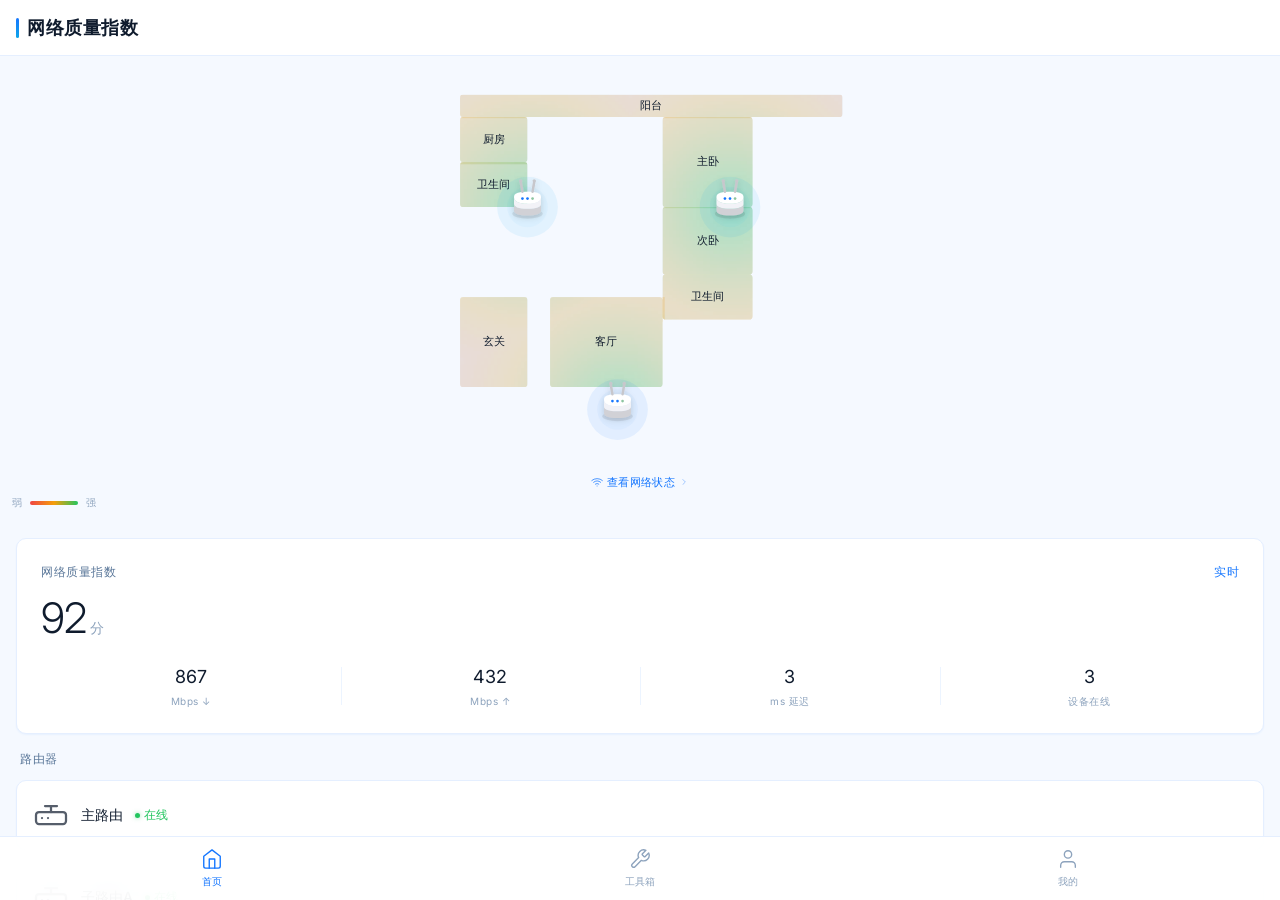
<file: index.html>
<!DOCTYPE html>
<html lang="zh-CN">
<head>
<meta charset="UTF-8">
<meta name="viewport" content="width=device-width, initial-scale=1.0, user-scalable=no, viewport-fit=cover">
<title>网络质量指数</title>
<style>
  @import url('https://fonts.googleapis.com/css2?family=Inter:wght@300;400;500;600&display=swap');
  @import url('shadcn-tokens.css');

  /* Page-specific overrides */
  :root {
    --accent-blue: #0EA5E9;
    --accent-cyan: var(--brand);
    --accent-green: var(--success);
    --accent-orange: var(--warning);
    --accent-red: var(--danger);
    --glow-blue: rgba(14,165,233,0.25);
    --glow-cyan: rgba(22,119,255,0.2);
  }

  body {
    overflow: hidden;
    height: 100vh;
    height: 100dvh;
    width: 100vw;
    position: relative;
  }

  .icon-svg { display:block; }

  /* 顶部导航 */
  /* 主滚动容器 */
  .main-scroll {
    position: fixed;
    inset: 0;
    z-index: 0;
    overflow-y: auto;
    overflow-x: hidden;
    -webkit-overflow-scrolling: touch;
    padding-bottom: var(--tab-height);
    scroll-behavior: smooth;
  }

  .main-scroll::-webkit-scrollbar { display:none; }

  /* 户型图区域 - 固定在背景 */
  .floorplan-section {
    position: fixed;
    top: calc(var(--nav-height) + var(--space-4));
    left: 0;
    right: 0;
    height: 50vh;
    background: transparent;
    overflow: hidden;
    z-index: 3;
    pointer-events: none;
    transition: opacity 0.1s ease-out;
  }

  .floorplan-canvas {
    position: relative;
    width: 100%;
    height: 100%;
  }

  .floorplan-svg {
    width: 100%;
    height: 100%;
    display: block;
  }

  /* 信号热力图图例 - 左下角 */
  .signal-legend {
    position: absolute;
    bottom: var(--space-3);
    left: var(--space-3);
    z-index: 10;
    display: flex;
    align-items: center;
    gap: var(--space-2);
    font-size: 10px;
    color: var(--text-tertiary);
  }

  .legend-bar {
    width: 48px;
    height: 4px;
    border-radius: var(--radius-full);
    background: linear-gradient(90deg, var(--heatmap-weak), var(--heatmap-medium), var(--heatmap-strong));
  }

  .legend-label {
    display: flex;
    align-items: center;
    gap: 3px;
  }

  .wall-line {
    stroke: var(--floorplan-line);
    stroke-width: 1.5;
    fill: none;
    filter: url(#wallGlow);
  }

  .wall-outer {
    stroke: rgba(160,158,154,0.35);
    stroke-width: 2;
    fill: none;
    filter: url(#wallGlow);
  }

  .door-arc {
    stroke: rgba(160,158,154,0.2);
    stroke-width: 1;
    fill: none;
    stroke-dasharray: 3 3;
  }

  .window-line {
    stroke: rgba(22,119,255,0.2);
    stroke-width: 2;
    fill: none;
    stroke-dasharray: 6 4;
  }

  .room-label {
    font-family: 'Inter', sans-serif;
    font-size: 10px;
    font-weight: 400;
    fill: rgba(142,142,147,0.4);
    text-anchor: middle;
    letter-spacing: 1px;
  }

  /* 设备节点 */
  .device-node {
    position: absolute;
    z-index: 10;
    cursor: pointer;
    transition: transform 0.3s cubic-bezier(0.34,1.56,0.64,1);
  }

  .device-node:active { transform: scale(0.92); }

  .device-node .node-core {
    width: var(--btn-height); height: var(--btn-height);
    border-radius: var(--radius);
    background: var(--card);
    border: var(--border);
    display: flex;
    align-items: center;
    justify-content: center;
    position: relative;
    box-shadow: var(--shadow);
    transition: all 0.2s ease;
  }

  .device-node:hover .node-core,
  .device-node.active .node-core {
    border-color: var(--brand-border);
    box-shadow: var(--shadow-hover), 0 0 12px var(--glow-cyan);
  }

  .device-node .node-icon {
    width: var(--icon-sm); height: var(--icon-sm);
    opacity: 0.7;
  }

  .device-node .node-ring {
    position: absolute;
    inset: -4px;
    border-radius: 50%;
    border: 1px solid transparent;
    transition: border-color 0.3s;
  }

  .device-node.active .node-ring {
    border-color: rgba(22,119,255,0.3);
    animation: ring-expand 2s ease-out infinite;
  }

  @keyframes ring-expand {
    0% { inset:-4px; opacity:1; }
    100% { inset:-16px; opacity:0; }
  }

  .device-node .node-label {
    position: absolute;
    top: calc(100% + 6px);
    left: 50%;
    transform: translateX(-50%);
    font-size: 9px;
    font-weight: 400;
    color: var(--text-tertiary);
    white-space: nowrap;
    letter-spacing: 0.3px;
    pointer-events: none;
  }

  .signal-indicator {
    position: absolute;
    top: -2px; right: -2px;
    width: 8px; height: 8px;
    border-radius: 50%;
    border: 1.5px solid var(--bg);
  }

  .signal-good { background: var(--success); box-shadow: 0 0 4px var(--success-muted); }
  .signal-medium { background: var(--warning); box-shadow: 0 0 4px var(--warning-muted); }
  .signal-weak { background: var(--danger); box-shadow: 0 0 4px var(--danger-muted); }

  .traveling-dot {
    fill: var(--accent-cyan);
    filter: url(#dotGlow);
  }

  /* 查看网络状态入口 - 独立固定定位 */
  .view-status-entry {
    position: absolute;
    bottom: 32px;
    left: 50%;
    transform: translateX(-50%);
    z-index: 4;
    pointer-events: auto;
    display: flex;
    align-items: center;
    gap: var(--space-1);
    cursor: pointer;
    transition: all 0.2s ease;
    text-decoration: none;
  }

  .view-status-entry:hover { background: rgba(255,255,255,0.7); }
  .view-status-entry:active { transform: translateX(-50%) scale(0.97); }

  .view-status-entry .entry-icon {
    width: 12px; height: 12px;
    color: var(--accent-cyan);
  }

  .view-status-entry .entry-text {
    font-size: 11px;
    font-weight: 500;
    color: var(--accent-cyan);
    letter-spacing: 0.3px;
  }

  .view-status-entry .entry-arrow {
    width: 10px; height: 10px;
    color: var(--accent-cyan);
    opacity: 0.6;
  }

  /* 下方内容区 - 覆盖在户型图上方 */
  .content-section {
    position: relative;
    z-index: 2;
    padding: 0 var(--space-4);
    margin-top: calc(50vh + var(--nav-height) + var(--space-4));
    background: var(--bg);
    border-radius: var(--radius-lg) var(--radius-lg) 0 0;
    padding-top: var(--space-4);
  }

  /* 网络总览卡片 */
  .overview-card {
    background: var(--card);
    border: var(--border);
    border-radius: var(--radius);
    box-shadow: var(--shadow);
    padding: var(--card-padding);
    margin-bottom: var(--card-gap);
  }

  .overview-header {
    display: flex;
    align-items: center;
    justify-content: space-between;
    margin-bottom: var(--space-4);
  }

  .overview-header .label {
    font-size: var(--text-xs);
    font-weight: 400;
    color: var(--text-secondary);
    letter-spacing: 0.5px;
  }

  .overview-score {
    display: flex;
    align-items: baseline;
    gap: var(--space-1);
    margin-bottom: var(--space-6);
  }

  .overview-score .number {
    font-size: 42px;
    font-weight: 300;
    color: var(--text-primary);
    line-height: 1;
    letter-spacing: -1px;
  }

  .overview-score .unit {
    font-size: var(--text-sm);
    font-weight: 400;
    color: var(--text-tertiary);
  }

  .overview-metrics {
    display: flex;
  }

  .metric-item {
    flex: 1;
    text-align: center;
    position: relative;
  }

  .metric-item + .metric-item::before {
    content: '';
    position: absolute;
    left: 0; top: 4px; bottom: 4px;
    width: 1px;
    background: rgba(22,119,255,0.08);
  }

  .metric-value {
    font-size: 18px;
    font-weight: 400;
    color: var(--text-primary);
    margin-bottom: 4px;
  }

  .metric-label {
    font-size: 10px;
    font-weight: 400;
    color: var(--text-tertiary);
    letter-spacing: 0.5px;
  }

  /* 设备列表 */
  .devices-section {
    margin-bottom: var(--space-6);
  }

  .section-header {
    display: flex;
    align-items: center;
    justify-content: space-between;
    margin-bottom: var(--space-3);
    padding: 0 var(--space-1);
  }

  .section-title {
    font-size: 12px;
    font-weight: 500;
    color: var(--text-secondary);
    letter-spacing: 0.5px;
  }

  .section-action {
    font-size: 11px;
    font-weight: 400;
    color: var(--accent-cyan);
    cursor: pointer;
  }

  .device-list {
    display: flex;
    flex-direction: column;
    gap: var(--space-3);
  }

  .device-card {
    flex: 1;
    background: var(--card);
    border: var(--border);
    border-radius: var(--radius);
    padding: var(--space-4);
    cursor: pointer;
    transition: all 0.2s ease;
    box-shadow: var(--shadow);
    display: flex;
    align-items: center;
    gap: var(--space-3);
  }

  .device-card:hover { box-shadow: var(--shadow-hover); }
  .device-card:active { transform: scale(0.97); }

  .device-card .card-icon {
    width: 36px; height: 36px;
    flex-shrink: 0;
    opacity: 0.7;
  }

  .device-card .card-name {
    font-size: 14px;
    font-weight: 500;
    color: var(--text-primary);
    margin-bottom: 2px;
  }

  .device-card .card-status {
    font-size: 12px;
    font-weight: 400;
    display: flex;
    align-items: center;
    gap: 4px;
  }

  .card-status .status-dot {
    width: 5px; height: 5px;
    border-radius: 50%;
  }

  .status-online { color: var(--success); }
  .status-online .status-dot { background: var(--success); box-shadow: 0 0 4px rgba(34,197,94,0.5); }
  .status-warning { color: var(--warning); }
  .status-warning .status-dot { background: var(--warning); box-shadow: 0 0 4px rgba(245,158,11,0.5); }

  /* 快捷控制轮盘 */
  .control-wheel-overlay {
    position: fixed;
    inset: 0;
    z-index: 200;
    background: var(--overlay);
    backdrop-filter: blur(var(--overlay-blur));
    -webkit-backdrop-filter: blur(var(--overlay-blur));
    display: flex;
    align-items: center;
    justify-content: center;
    opacity: 0;
    pointer-events: none;
    transition: opacity 0.2s ease;
  }

  .control-wheel-overlay.visible {
    opacity: 1;
    pointer-events: auto;
  }

  .control-wheel {
    position: relative;
    width: 200px; height: 200px;
    transform: scale(0.7);
    opacity: 0;
    transition: all 0.4s cubic-bezier(0.34,1.56,0.64,1);
  }

  .control-wheel-overlay.visible .control-wheel {
    transform: scale(1);
    opacity: 1;
  }

  .wheel-center {
    position: absolute;
    top: 50%; left: 50%;
    transform: translate(-50%,-50%);
    width: 64px; height: 64px;
    border-radius: var(--radius-full);
    background: var(--card);
    border: var(--border);
    box-shadow: var(--shadow);
    display: flex;
    align-items: center;
    justify-content: center;
    z-index: 2;
  }

  .wheel-center .center-icon {
    width: 24px; height: 24px;
    opacity: 0.7;
  }

  .wheel-item {
    position: absolute;
    width: 48px; height: 48px;
    border-radius: var(--radius-full);
    background: var(--card);
    border: var(--border);
    box-shadow: var(--shadow);
    display: flex;
    align-items: center;
    justify-content: center;
    cursor: pointer;
    transition: all 0.2s ease;
    z-index: 1;
  }

  .wheel-item:active { transform: scale(0.9); }

  .wheel-item .wheel-icon {
    width: 18px; height: 18px;
    opacity: 0.6;
  }

  .wheel-item:nth-child(2) { top:0; left:50%; transform:translateX(-50%); }
  .wheel-item:nth-child(3) { top:25%; right:0; }
  .wheel-item:nth-child(4) { bottom:25%; right:0; }
  .wheel-item:nth-child(5) { bottom:0; left:50%; transform:translateX(-50%); }
  .wheel-item:nth-child(6) { bottom:25%; left:0; }
  .wheel-item:nth-child(7) { top:25%; left:0; }

  /* 设备详情卡片 */
  .detail-card-overlay {
    position: fixed;
    inset: 0;
    z-index: 150;
    background: var(--overlay);
    backdrop-filter: blur(var(--overlay-blur));
    -webkit-backdrop-filter: blur(var(--overlay-blur));
    display: flex;
    align-items: flex-end;
    justify-content: center;
    opacity: 0;
    pointer-events: none;
    transition: opacity 0.2s ease;
  }

  .detail-card-overlay.visible {
    opacity: 1;
    pointer-events: auto;
  }

  .detail-card {
    width: 100%;
    max-width: 400px;
    background: var(--card);
    border: var(--border);
    border-radius: var(--radius-lg) var(--radius-lg) 0 0;
    box-shadow: var(--shadow-hover);
    padding: var(--card-padding) var(--card-padding) calc(env(safe-area-inset-bottom, 20px) + var(--card-padding));
    transform: translateY(100%);
    transition: transform 0.3s ease;
  }

  .detail-card-overlay.visible .detail-card {
    transform: translateY(0);
  }

  .detail-card .detail-handle {
    width: 36px; height: 4px;
    background: var(--text-muted);
    border-radius: var(--radius-full);
    margin: 0 auto var(--space-4);
  }

  .detail-header {
    display: flex;
    align-items: center;
    gap: var(--space-4);
    margin-bottom: var(--space-6);
  }

  .detail-icon-wrap {
    width: 48px; height: 48px;
    border-radius: var(--radius);
    background: var(--brand-muted);
    border: 1px solid var(--brand-border);
    display: flex;
    align-items: center;
    justify-content: center;
  }

  .detail-icon-wrap .detail-icon {
    width: 22px; height: 22px;
    opacity: 0.7;
  }

  .detail-info .detail-name {
    font-size: 16px;
    font-weight: 500;
    color: var(--text-primary);
    margin-bottom: 2px;
  }

  .detail-info .detail-location {
    font-size: 12px;
    font-weight: 400;
    color: var(--text-tertiary);
  }

  .detail-stats {
    display: flex;
    margin-bottom: var(--space-6);
  }

  .detail-stat {
    flex: 1;
    text-align: center;
    padding: var(--space-3) 0;
    background: var(--bg-subtle);
    border-radius: var(--radius-sm);
  }

  .detail-stat + .detail-stat { margin-left: var(--space-2); }

  .detail-stat .stat-value {
    font-size: 20px;
    font-weight: 400;
    color: var(--text-primary);
    margin-bottom: 4px;
  }

  .detail-stat .stat-label {
    font-size: 10px;
    font-weight: 400;
    color: var(--text-tertiary);
    letter-spacing: 0.5px;
  }

  .detail-signal-bar {
    height: 4px;
    background: var(--bg-muted);
    border-radius: var(--radius-full);
    overflow: hidden;
    margin-bottom: var(--space-6);
  }

  .detail-signal-fill {
    height: 100%;
    border-radius: 2px;
    background: linear-gradient(90deg, var(--accent-cyan), var(--accent-blue));
    transition: width 0.8s cubic-bezier(0.34,1.56,0.64,1);
  }

  .detail-actions {
    display: flex;
    gap: var(--space-4);
  }

  .detail-btn {
    flex: 1;
    padding: var(--space-4);
    border: none;
    border-radius: var(--radius-sm);
    font-family: inherit;
    font-size: 13px;
    font-weight: 500;
    cursor: pointer;
    transition: all 0.3s cubic-bezier(0.34,1.56,0.64,1);
  }

  .detail-btn:active { transform:scale(0.96); }

  .detail-btn.primary {
    background: var(--brand-muted);
    color: var(--brand);
    border: 1px solid var(--brand-border);
  }

  .detail-btn.secondary {
    background: var(--bg-subtle);
    color: var(--text-secondary);
    border: var(--border);
  }

  /* 底部导航栏 */
  .tab-bar {
    position: fixed;
    bottom: 0;
    left: 0; right: 0;
    z-index: 60;
    display: flex;
    align-items: center;
    justify-content: space-around;
    height: var(--tab-height);
    padding-bottom: env(safe-area-inset-bottom, 0px);
    background: var(--overlay);
    backdrop-filter: blur(var(--overlay-blur));
    -webkit-backdrop-filter: blur(var(--overlay-blur));
    border-top: var(--border);
  }

  .tab-item {
    display: flex;
    flex-direction: column;
    align-items: center;
    gap: 4px;
    padding: var(--space-1) var(--space-6);
    cursor: pointer;
    transition: all 0.3s cubic-bezier(0.34,1.56,0.64,1);
    text-decoration: none;
    -webkit-tap-highlight-color: transparent;
  }

  .tab-item:active { transform: scale(0.9); }

  .tab-item .tab-icon {
    width: 22px; height: 22px;
    color: var(--text-tertiary);
    transition: color 0.3s;
  }

  .tab-item .tab-label {
    font-size: 10px;
    font-weight: 400;
    color: var(--text-tertiary);
    letter-spacing: 0.3px;
    transition: color 0.3s;
  }

  .tab-item.active .tab-icon { color: var(--brand); }
  .tab-item.active .tab-label { color: var(--brand); font-weight: 500; }
</style>
</head>
<body>

<!-- 顶部导航 -->
<div class="top-nav">
  <div class="brand-bar"></div>
  <span class="brand-name">网络质量指数</span>
</div>

<!-- 户型图区域 - 固定背景 -->
<div class="floorplan-section" id="floorplanSection">
  <div class="floorplan-canvas" id="floorplanCanvas">
    <svg class="floorplan-svg" viewBox="0 0 400 400" xmlns="http://www.w3.org/2000/svg">
      <defs>
        <filter id="wallGlow">
          <feGaussianBlur stdDeviation="1.5" result="blur"/>
          <feMerge>
            <feMergeNode in="blur"/>
            <feMergeNode in="SourceGraphic"/>
          </feMerge>
        </filter>
        <filter id="routerShadow" x="-50%" y="-50%" width="200%" height="200%">
          <feDropShadow dx="0" dy="1" stdDeviation="2" flood-color="rgba(0,0,0,0.15)"/>
        </filter>
        <radialGradient id="routerHeat1" cx="50%" cy="50%" r="50%">
          <stop offset="0%" stop-color="rgba(22,119,255,0.18)"/>
          <stop offset="70%" stop-color="rgba(22,119,255,0.06)"/>
          <stop offset="100%" stop-color="rgba(22,119,255,0)"/>
        </radialGradient>
        <radialGradient id="routerHeat2" cx="50%" cy="50%" r="50%">
          <stop offset="0%" stop-color="rgba(126,184,216,0.16)"/>
          <stop offset="70%" stop-color="rgba(126,184,216,0.05)"/>
          <stop offset="100%" stop-color="rgba(126,184,216,0)"/>
        </radialGradient>
        <radialGradient id="routerHeat3" cx="50%" cy="50%" r="50%">
          <stop offset="0%" stop-color="rgba(140,197,160,0.16)"/>
          <stop offset="70%" stop-color="rgba(140,197,160,0.05)"/>
          <stop offset="100%" stop-color="rgba(140,197,160,0)"/>
        </radialGradient>
      </defs>

      <!-- 热力图层（裁剪到房间范围内） -->
      <g id="heatmapLayer" clip-path="url(#roomsClip)"></g>

      <!-- 户型图内容（房间层） -->
      <g id="floorplanContent"></g>

      <!-- 路由器层 -->
      <g id="routerLayer"></g>
    </svg>

    <!-- 信号热力图图例 -->
    <div class="signal-legend">
      <span class="legend-label">弱</span>
      <div class="legend-bar"></div>
      <span class="legend-label">强</span>
    </div>
  </div>

  <!-- 查看网络状态入口 - 独立固定层 -->
  <a class="view-status-entry" href="network-status.html">
    <svg class="entry-icon icon-svg" viewBox="0 0 24 24" fill="none" stroke="currentColor" stroke-width="1.5" stroke-linecap="round" stroke-linejoin="round">
      <path d="M5 12.55a11 11 0 0114.08 0"/><path d="M1.42 9a16 16 0 0121.16 0"/><path d="M8.53 16.11a6 6 0 016.95 0"/><line x1="12" y1="20" x2="12.01" y2="20"/>
    </svg>
    <span class="entry-text">查看网络状态</span>
    <svg class="entry-arrow icon-svg" viewBox="0 0 24 24" fill="none" stroke="currentColor" stroke-width="1.5" stroke-linecap="round" stroke-linejoin="round">
      <polyline points="9 18 15 12 9 6"/>
    </svg>
  </a>
</div>

<!-- 主滚动容器 -->
<div class="main-scroll" id="mainScroll">

  <!-- 下方内容区 -->
  <div class="content-section">

    <!-- 网络总览 -->
    <div class="overview-card">
      <div class="overview-header">
        <span class="label">网络质量指数</span>
        <span class="label" style="color:var(--accent-cyan)">实时</span>
      </div>
      <div class="overview-score">
        <span class="number">92</span>
        <span class="unit">分</span>
      </div>
      <div class="overview-metrics">
        <div class="metric-item">
          <div class="metric-value">867</div>
          <div class="metric-label">Mbps ↓</div>
        </div>
        <div class="metric-item">
          <div class="metric-value">432</div>
          <div class="metric-label">Mbps ↑</div>
        </div>
        <div class="metric-item">
          <div class="metric-value">3</div>
          <div class="metric-label">ms 延迟</div>
        </div>
        <div class="metric-item">
          <div class="metric-value">3</div>
          <div class="metric-label">设备在线</div>
        </div>
      </div>
    </div>

    <!-- 设备列表 -->
    <div class="devices-section">
      <div class="section-header">
        <span class="section-title">路由器</span>
      </div>
      <div class="device-list">
        <div class="device-card" onclick="showDetail('router1')">
          <svg class="card-icon icon-svg" viewBox="0 0 24 24" fill="none" stroke="currentColor" stroke-width="1.5" stroke-linecap="round" stroke-linejoin="round">
            <rect x="2" y="10" width="20" height="8" rx="2"/><line x1="6" y1="14" x2="6" y2="14.01"/><line x1="10" y1="14" x2="10" y2="14.01"/><path d="M12 10V6"/><path d="M8 6h8"/>
          </svg>
          <div class="card-name">主路由</div>
          <div class="card-status status-online"><span class="status-dot"></span>在线</div>
        </div>
        <div class="device-card" onclick="showDetail('router2')">
          <svg class="card-icon icon-svg" viewBox="0 0 24 24" fill="none" stroke="currentColor" stroke-width="1.5" stroke-linecap="round" stroke-linejoin="round">
            <rect x="2" y="10" width="20" height="8" rx="2"/><line x1="6" y1="14" x2="6" y2="14.01"/><line x1="10" y1="14" x2="10" y2="14.01"/><path d="M12 10V6"/><path d="M8 6h8"/>
          </svg>
          <div class="card-name">子路由A</div>
          <div class="card-status status-online"><span class="status-dot"></span>在线</div>
        </div>
        <div class="device-card" onclick="showDetail('router3')">
          <svg class="card-icon icon-svg" viewBox="0 0 24 24" fill="none" stroke="currentColor" stroke-width="1.5" stroke-linecap="round" stroke-linejoin="round">
            <rect x="2" y="10" width="20" height="8" rx="2"/><line x1="6" y1="14" x2="6" y2="14.01"/><line x1="10" y1="14" x2="10" y2="14.01"/><path d="M12 10V6"/><path d="M8 6h8"/>
          </svg>
          <div class="card-name">子路由B</div>
          <div class="card-status status-online"><span class="status-dot"></span>在线</div>
        </div>
      </div>
    </div>

  </div>
</div>

<!-- 快捷控制轮盘 -->
<div class="control-wheel-overlay" id="wheelOverlay" onclick="hideWheel()">
  <div class="control-wheel" onclick="event.stopPropagation()">
    <div class="wheel-center">
      <svg class="center-icon icon-svg" viewBox="0 0 24 24" fill="none" stroke="currentColor" stroke-width="1.5" stroke-linecap="round" stroke-linejoin="round">
        <circle cx="12" cy="12" r="3"/><path d="M19.4 15a1.65 1.65 0 00.33 1.82l.06.06a2 2 0 010 2.83 2 2 0 01-2.83 0l-.06-.06a1.65 1.65 0 00-1.82-.33 1.65 1.65 0 00-1 1.51V21a2 2 0 01-2 2 2 2 0 01-2-2v-.09A1.65 1.65 0 009 19.4a1.65 1.65 0 00-1.82.33l-.06.06a2 2 0 01-2.83 0 2 2 0 010-2.83l.06-.06A1.65 1.65 0 004.68 15a1.65 1.65 0 00-1.51-1H3a2 2 0 01-2-2 2 2 0 012-2h.09A1.65 1.65 0 004.6 9a1.65 1.65 0 00-.33-1.82l-.06-.06a2 2 0 010-2.83 2 2 0 012.83 0l.06.06A1.65 1.65 0 009 4.68a1.65 1.65 0 001-1.51V3a2 2 0 012-2 2 2 0 012 2v.09a1.65 1.65 0 001 1.51 1.65 1.65 0 001.82-.33l.06-.06a2 2 0 012.83 0 2 2 0 010 2.83l-.06.06A1.65 1.65 0 0019.4 9a1.65 1.65 0 001.51 1H21a2 2 0 012 2 2 2 0 01-2 2h-.09a1.65 1.65 0 00-1.51 1z"/>
      </svg>
    </div>
    <div class="wheel-item" title="重启">
      <svg class="wheel-icon icon-svg" viewBox="0 0 24 24" fill="none" stroke="currentColor" stroke-width="1.5" stroke-linecap="round" stroke-linejoin="round">
        <polyline points="23 4 23 10 17 10"/><path d="M20.49 15a9 9 0 11-2.12-9.36L23 10"/>
      </svg>
    </div>
    <div class="wheel-item" title="限速">
      <svg class="wheel-icon icon-svg" viewBox="0 0 24 24" fill="none" stroke="currentColor" stroke-width="1.5" stroke-linecap="round" stroke-linejoin="round">
        <circle cx="12" cy="12" r="10"/><polyline points="12 6 12 12 16 14"/>
      </svg>
    </div>
    <div class="wheel-item" title="断开">
      <svg class="wheel-icon icon-svg" viewBox="0 0 24 24" fill="none" stroke="currentColor" stroke-width="1.5" stroke-linecap="round" stroke-linejoin="round">
        <line x1="1" y1="1" x2="23" y2="23"/><path d="M16.72 11.06A10.94 10.94 0 0119 12.55"/><path d="M5 12.55a10.94 10.94 0 015.17-2.39"/><path d="M10.71 5.05A16 16 0 0122.56 9"/><path d="M1.42 9a15.91 15.91 0 014.7-2.88"/><path d="M8.53 16.11a6 6 0 016.95 0"/><line x1="12" y1="20" x2="12.01" y2="20"/>
      </svg>
    </div>
    <div class="wheel-item" title="优先">
      <svg class="wheel-icon icon-svg" viewBox="0 0 24 24" fill="none" stroke="currentColor" stroke-width="1.5" stroke-linecap="round" stroke-linejoin="round">
        <polygon points="12 2 15.09 8.26 22 9.27 17 14.14 18.18 21.02 12 17.77 5.82 21.02 7 14.14 2 9.27 8.91 8.26 12 2"/>
      </svg>
    </div>
    <div class="wheel-item" title="测速">
      <svg class="wheel-icon icon-svg" viewBox="0 0 24 24" fill="none" stroke="currentColor" stroke-width="1.5" stroke-linecap="round" stroke-linejoin="round">
        <path d="M12 20V10"/><path d="M18 20V4"/><path d="M6 20v-4"/>
      </svg>
    </div>
  </div>
</div>

<!-- 设备详情卡片 -->
<div class="detail-card-overlay" id="detailOverlay" onclick="hideDetail()">
  <div class="detail-card" onclick="event.stopPropagation()">
    <div class="detail-handle"></div>
    <div class="detail-header">
      <div class="detail-icon-wrap">
        <svg class="detail-icon icon-svg" id="detailIcon" viewBox="0 0 24 24" fill="none" stroke="currentColor" stroke-width="1.5" stroke-linecap="round" stroke-linejoin="round">
          <rect x="2" y="10" width="20" height="8" rx="2"/><line x1="6" y1="14" x2="6" y2="14.01"/><line x1="10" y1="14" x2="10" y2="14.01"/><path d="M12 10V6"/><path d="M8 6h8"/>
        </svg>
      </div>
      <div class="detail-info">
        <div class="detail-name" id="detailName">主路由</div>
        <div class="detail-location" id="detailLocation">客厅 · 在线</div>
      </div>
    </div>
    <div class="detail-stats">
      <div class="detail-stat">
        <div class="stat-value" id="detailDown">867</div>
        <div class="stat-label">Mbps ↓</div>
      </div>
      <div class="detail-stat">
        <div class="stat-value" id="detailUp">432</div>
        <div class="stat-label">Mbps ↑</div>
      </div>
      <div class="detail-stat">
        <div class="stat-value" id="detailPing">3</div>
        <div class="stat-label">ms</div>
      </div>
    </div>
    <div class="detail-signal-bar">
      <div class="detail-signal-fill" id="detailSignalFill" style="width:92%"></div>
    </div>
    <div class="detail-actions">
      <button class="detail-btn primary">测速</button>
      <button class="detail-btn secondary">设备设置</button>
    </div>
  </div>
</div>

<!-- 底部导航栏 -->
<div class="tab-bar">
  <a class="tab-item active" href="index.html">
    <svg class="tab-icon icon-svg" viewBox="0 0 24 24" fill="none" stroke="currentColor" stroke-width="1.5" stroke-linecap="round" stroke-linejoin="round">
      <path d="M3 9l9-7 9 7v11a2 2 0 01-2 2H5a2 2 0 01-2-2z"/><polyline points="9 22 9 12 15 12 15 22"/>
    </svg>
    <span class="tab-label">首页</span>
  </a>
  <a class="tab-item" href="toolbox.html">
    <svg class="tab-icon icon-svg" viewBox="0 0 24 24" fill="none" stroke="currentColor" stroke-width="1.5" stroke-linecap="round" stroke-linejoin="round">
      <path d="M14.7 6.3a1 1 0 000 1.4l1.6 1.6a1 1 0 001.4 0l3.77-3.77a6 6 0 01-7.94 7.94l-6.91 6.91a2.12 2.12 0 01-3-3l6.91-6.91a6 6 0 017.94-7.94l-3.76 3.76z"/>
    </svg>
    <span class="tab-label">工具箱</span>
  </a>
  <a class="tab-item" href="profile.html">
    <svg class="tab-icon icon-svg" viewBox="0 0 24 24" fill="none" stroke="currentColor" stroke-width="1.5" stroke-linecap="round" stroke-linejoin="round">
      <path d="M20 21v-2a4 4 0 00-4-4H8a4 4 0 00-4 4v2"/><circle cx="12" cy="7" r="4"/>
    </svg>
    <span class="tab-label">我的</span>
  </a>
</div>

<script src="floorplan-config.js"></script>
<script>
// ============ 生成白色3D路由器SVG ============
function createRouterSvg(index) {
  const device = ROUTER_DEVICES[index];
  const isOnline = device.status === 'online';
  const opacity = isOnline ? 1 : 0.5;
  const s = 1.5;

  return `
    <circle cx="0" cy="0" r="${18*s}" fill="${device.color}" opacity="${opacity}"/>
    <circle cx="0" cy="0" r="${12*s}" fill="${device.color}" opacity="${opacity * 0.5}"/>
    <g filter="url(#routerShadow)" opacity="${opacity}" transform="scale(${s})">
      <ellipse cx="0" cy="4" rx="9" ry="3" fill="rgba(0,0,0,0.08)"/>
      <path d="M-8,-2 L-8,2 Q-8,5 0,5 Q8,5 8,2 L8,-2 Q8,1 0,1 Q-8,1 -8,-2Z" fill="#d1d1d6"/>
      <path d="M-8,-6 Q-8,-2 0,-2 Q8,-2 8,-6 L8,-2 Q8,1 0,1 Q-8,1 -8,-2Z" fill="#f2f2f7"/>
      <path d="M-8,-6 Q-8,-9 0,-9 Q8,-9 8,-6 Q8,-2 0,-2 Q-8,-2 -8,-6Z" fill="white"/>
      <line x1="-3" y1="-9" x2="-4" y2="-15" stroke="#c7c7cc" stroke-width="1.5" stroke-linecap="round"/>
      <circle cx="-4" cy="-15.5" r="1" fill="#c7c7cc"/>
      <line x1="3" y1="-9" x2="4" y2="-15" stroke="#c7c7cc" stroke-width="1.5" stroke-linecap="round"/>
      <circle cx="4" cy="-15.5" r="1" fill="#c7c7cc"/>
      <circle cx="-3" cy="-5" r="0.8" fill="${isOnline ? '#1677FF' : '#aeaeb2'}"/>
      <circle cx="0" cy="-5" r="0.8" fill="${isOnline ? '#1677FF' : '#aeaeb2'}"/>
      <circle cx="3" cy="-5" r="0.8" fill="${isOnline ? '#8cc5a0' : '#aeaeb2'}"/>
    </g>
  `;
}

// 渲染户型图
function renderHomeFloorplan() {
  const layout = getFloorplanLayout();
  const content = document.getElementById('floorplanContent');
  content.innerHTML = generateRouterSvg(layout);

  // 渲染信号强度热力图（绿→红渐变）
  const heatmapLayer = document.getElementById('heatmapLayer');
  heatmapLayer.innerHTML = generateSignalHeatmapSvg(layout);

  // 渲染路由器图标（仅在线路由器）
  const routerLayer = document.getElementById('routerLayer');
  const routerPositions = getRouterPositions();
  let routerSvg = '';
  routerPositions.forEach((rp, i) => {
    const device = ROUTER_DEVICES[i];
    if (!device || device.status !== 'online') return;
    routerSvg += `<g transform="translate(${rp.x}, ${rp.y})">${createRouterSvg(i)}</g>`;
  });
  routerLayer.innerHTML = routerSvg;
}
renderHomeFloorplan();

// 滚动时户型图渐变透明，按钮随滚动隐藏到内容下方
const floorplanSection = document.getElementById('floorplanSection');
const mainScroll = document.getElementById('mainScroll');
const viewStatusEntry = document.querySelector('.view-status-entry');
const fadeDistance = 200;

mainScroll.addEventListener('scroll', () => {
  const scrollTop = mainScroll.scrollTop;
  const opacity = Math.max(0, 1 - scrollTop / fadeDistance);
  floorplanSection.style.opacity = opacity;
  if (scrollTop > 20) {
    floorplanSection.style.zIndex = '0';
    mainScroll.style.zIndex = '1';
    if (viewStatusEntry) {
      viewStatusEntry.style.zIndex = '0';
      viewStatusEntry.style.pointerEvents = 'none';
    }
  } else {
    floorplanSection.style.zIndex = '3';
    mainScroll.style.zIndex = '0';
    if (viewStatusEntry) {
      viewStatusEntry.style.zIndex = '4';
      viewStatusEntry.style.pointerEvents = 'auto';
    }
  }
}, { passive: true });

const devices = {
  router1: { name:'主路由',   location:'客厅 · 在线',     down:867, up:432, ping:3,  signal:92 },
  router2: { name:'子路由A',  location:'主卧 · 在线',     down:540, up:260, ping:5,  signal:78 },
  router3: { name:'子路由B',  location:'次卧 · 在线',     down:480, up:220, ping:6,  signal:72 }
};

// 设备详情
function showDetail(id) {
  const d = devices[id];
  if (!d) return;
  document.getElementById('detailName').textContent = d.name;
  document.getElementById('detailLocation').textContent = d.location;
  document.getElementById('detailDown').textContent = d.down;
  document.getElementById('detailUp').textContent = d.up;
  document.getElementById('detailPing').textContent = d.ping;
  document.getElementById('detailSignalFill').style.width = d.signal + '%';
  const fill = document.getElementById('detailSignalFill');
  if (d.signal >= 70) fill.style.background = 'linear-gradient(90deg, #1677FF, #0EA5E9)';
  else if (d.signal >= 40) fill.style.background = 'linear-gradient(90deg, #f59e0b, #e8c078)';
  else fill.style.background = 'linear-gradient(90deg, #ef4444, #e89888)';
  document.getElementById('detailOverlay').classList.add('visible');
}

function hideDetail() {
  document.getElementById('detailOverlay').classList.remove('visible');
}

// 快捷控制轮盘
let longPressTimer = null;
document.querySelectorAll('.device-node').forEach(node => {
  node.addEventListener('pointerdown', e => {
    longPressTimer = setTimeout(() => {
      e.preventDefault();
      showWheel(e, node.dataset.device);
    }, 500);
  });
  node.addEventListener('pointerup', () => clearTimeout(longPressTimer));
  node.addEventListener('pointermove', () => clearTimeout(longPressTimer));
});

function showWheel(e, id) {
  e.preventDefault();
  document.getElementById('wheelOverlay').classList.add('visible');
}

function hideWheel() {
  document.getElementById('wheelOverlay').classList.remove('visible');
}
</script>
</body>
</html>
</file>
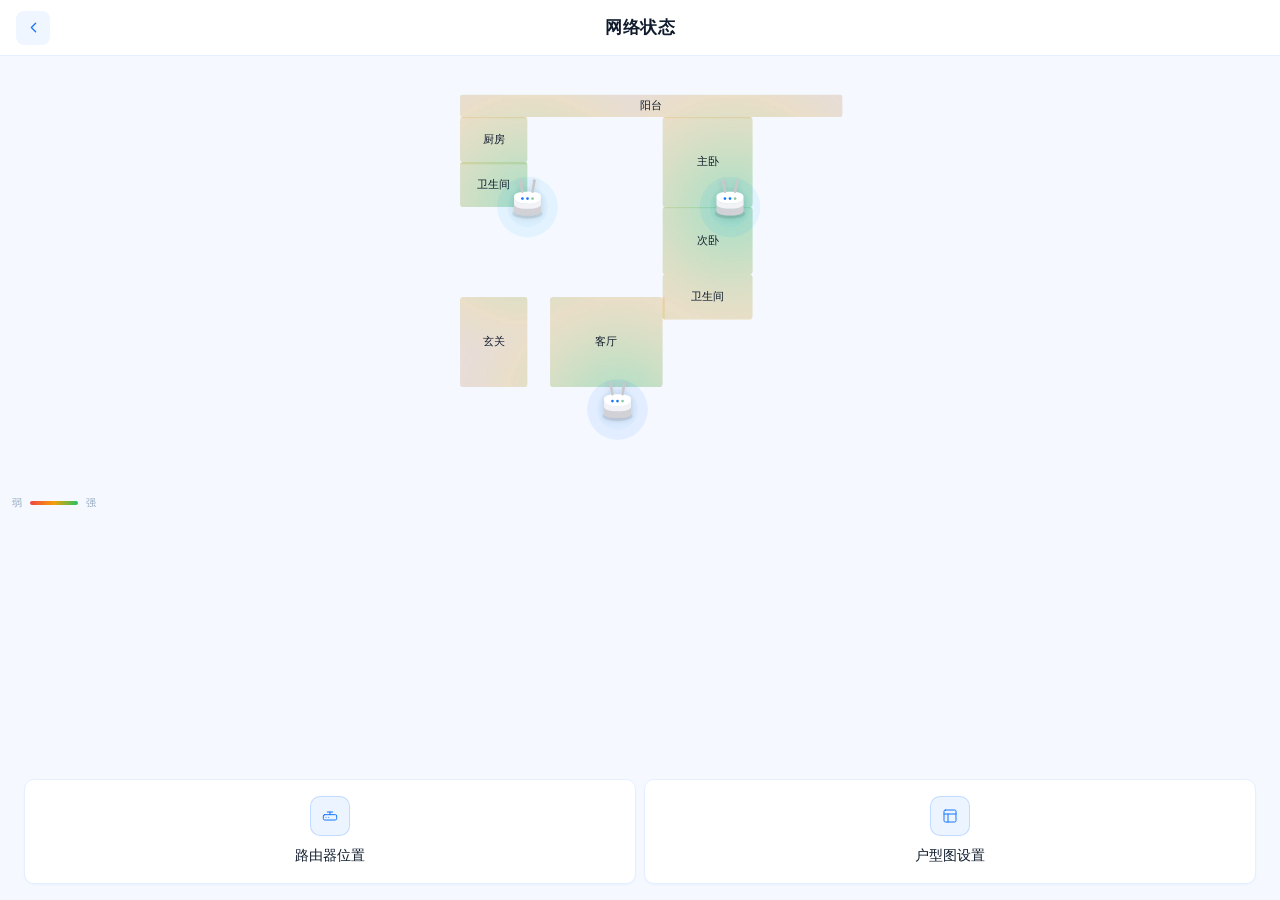
<file: network-status.html>
<!DOCTYPE html>
<html lang="zh-CN">
<head>
<meta charset="UTF-8">
<meta name="viewport" content="width=device-width, initial-scale=1.0, user-scalable=no, viewport-fit=cover">
<title>网络状态 - 网络质量指数</title>
<style>
  @import url('https://fonts.googleapis.com/css2?family=Inter:wght@300;400;500;600&display=swap');
  @import url('shadcn-tokens.css');

  :root {
    --accent-cyan: var(--brand);
    --accent-blue: #0EA5E9;
    --accent-green: var(--success);
    --accent-orange: var(--warning);
    --accent-red: var(--danger);
    --glow-cyan: rgba(22,119,255,0.2);
  }

  body {
    height: 100vh;
    height: 100dvh;
    overflow: hidden;
  }

  .icon-svg { display:block; }

  /* 顶部导航 */
  /* 主内容 - 全屏布局 */
  .main-content {
    position: fixed;
    inset: 0;
    z-index: 1;
    display: flex;
    flex-direction: column;
  }

  /* 户型图+热力图区域 - 上半屏50%，固定不滚动 */
  .floorplan-view {
    position: fixed;
    top: calc(var(--nav-height) + var(--space-4));
    left: 0;
    right: 0;
    height: 50vh;
    background: transparent;
    overflow: hidden;
    z-index: 1;
  }

  .floorplan-svg {
    width: 100%;
    height: 100%;
    display: block;
    user-select: none;
    -webkit-user-select: none;
    pointer-events: none;
  }

  .floorplan-svg text {
    user-select: none;
    -webkit-user-select: none;
  }

  .wall-line {
    stroke: var(--floorplan-line);
    stroke-width: 1.5;
    fill: none;
    filter: url(#wallGlow);
  }

  .wall-outer {
    stroke: rgba(160,158,154,0.35);
    stroke-width: 2;
    fill: none;
    filter: url(#wallGlow);
  }

  .door-arc {
    stroke: rgba(160,158,154,0.2);
    stroke-width: 1;
    fill: none;
    stroke-dasharray: 3 3;
  }

  .window-line {
    stroke: rgba(22,119,255,0.2);
    stroke-width: 2;
    fill: none;
    stroke-dasharray: 6 4;
  }

  .room-label {
    font-family: 'Inter', sans-serif;
    font-size: 10px;
    font-weight: 400;
    fill: rgba(142,142,147,0.4);
    text-anchor: middle;
    letter-spacing: 1px;
  }

  .room-area {
    font-family: 'Inter', sans-serif;
    font-size: 8px;
    font-weight: 400;
    fill: rgba(142,142,147,0.25);
    text-anchor: middle;
  }

  /* 信号图例 - 户型图左下角 */
  .signal-legend {
    position: absolute;
    bottom: var(--space-3);
    left: var(--space-3);
    z-index: 10;
    display: flex;
    align-items: center;
    gap: var(--space-2);
    font-size: 10px;
    color: var(--text-tertiary);
  }

  .legend-bar {
    width: 48px;
    height: 4px;
    border-radius: var(--radius-full);
    background: linear-gradient(90deg, var(--heatmap-weak), var(--heatmap-medium), var(--heatmap-strong));
  }

  .legend-label {
    display: flex;
    align-items: center;
    gap: 3px;
  }

  /* 操作按钮 - 浮动底部 */
  .action-buttons {
    position: fixed;
    bottom: calc(env(safe-area-inset-bottom, 20px) + var(--space-4));
    left: var(--space-6);
    right: var(--space-6);
    display: grid;
    grid-template-columns: 1fr 1fr;
    gap: var(--space-2);
    z-index: 50;
  }

  .action-btn {
    background: var(--card);
    border: var(--border);
    border-radius: var(--radius);
    box-shadow: var(--shadow);
    padding: var(--space-4);
    display: flex;
    flex-direction: column;
    align-items: center;
    gap: var(--space-2);
    cursor: pointer;
    transition: all 0.2s ease;
    text-decoration: none;
    text-align: center;
  }

  .action-btn:hover { box-shadow: var(--shadow-hover); }
  .action-btn:active { transform: scale(0.97); }

  .action-btn .action-icon {
    width: var(--btn-height); height: var(--btn-height);
    border-radius: var(--radius);
    background: var(--brand-muted);
    border: 1px solid var(--brand-border);
    display: flex;
    align-items: center;
    justify-content: center;
    flex-shrink: 0;
  }

  .action-btn .action-icon svg { width: var(--icon-sm); height: var(--icon-sm); color: var(--brand); }
  .action-btn .action-info { width: 100%; }
  .action-btn .action-title { font-size: var(--text-sm); font-weight: 500; color: var(--text-primary); margin-bottom: 2px; }
  .action-btn .action-arrow { display: none; }
</style>
</head>
<body>

<!-- 顶部导航 -->
<div class="top-nav">
  <div class="back-btn" onclick="history.back()">
    <svg viewBox="0 0 24 24" fill="none" stroke="currentColor" stroke-width="1.8" stroke-linecap="round" stroke-linejoin="round">
      <polyline points="15 18 9 12 15 6"/>
    </svg>
  </div>
  <span class="title">网络状态</span>
  <div class="nav-spacer"></div>
</div>

<!-- 主内容 -->
<div class="main-content">

  <!-- 户型图+热力图 -->
  <div class="floorplan-view" id="floorplanView">
    <svg class="floorplan-svg" id="floorplanSvg" viewBox="0 0 400 400" xmlns="http://www.w3.org/2000/svg">
      <defs>
        <filter id="wallGlow">
          <feGaussianBlur stdDeviation="1.5" result="blur"/>
          <feMerge><feMergeNode in="blur"/><feMergeNode in="SourceGraphic"/></feMerge>
        </filter>
        <filter id="routerShadow" x="-50%" y="-50%" width="200%" height="200%">
          <feDropShadow dx="0" dy="1" stdDeviation="2" flood-color="rgba(0,0,0,0.15)"/>
        </filter>
        <!-- 路由器信号热力图渐变 -->
        <radialGradient id="routerHeat1" cx="50%" cy="50%" r="50%">
          <stop offset="0%" stop-color="rgba(22,119,255,0.18)"/>
          <stop offset="70%" stop-color="rgba(22,119,255,0.06)"/>
          <stop offset="100%" stop-color="rgba(22,119,255,0)"/>
        </radialGradient>
        <radialGradient id="routerHeat2" cx="50%" cy="50%" r="50%">
          <stop offset="0%" stop-color="rgba(126,184,216,0.16)"/>
          <stop offset="70%" stop-color="rgba(126,184,216,0.05)"/>
          <stop offset="100%" stop-color="rgba(126,184,216,0)"/>
        </radialGradient>
        <radialGradient id="routerHeat3" cx="50%" cy="50%" r="50%">
          <stop offset="0%" stop-color="rgba(140,197,160,0.16)"/>
          <stop offset="70%" stop-color="rgba(140,197,160,0.05)"/>
          <stop offset="100%" stop-color="rgba(140,197,160,0)"/>
        </radialGradient>
      </defs>

      <!-- 热力图层（裁剪到房间范围内） -->
      <g id="heatmapLayer" clip-path="url(#roomsClip)"></g>

      <!-- 户型图内容（房间层） -->
      <g id="floorplanContent"></g>

      <!-- 路由器层 -->
      <g id="routerLayer"></g>
    </svg>

    <!-- 信号图例 -->
    <div class="signal-legend">
      <span class="legend-label">弱</span>
      <div class="legend-bar"></div>
      <span class="legend-label">强</span>
    </div>
  </div>

  <!-- 操作按钮 -->
  <div class="action-buttons">
    <a class="action-btn" href="router-position.html">
      <div class="action-icon">
        <svg class="icon-svg" viewBox="0 0 24 24" fill="none" stroke="currentColor" stroke-width="1.5" stroke-linecap="round" stroke-linejoin="round">
          <rect x="2" y="10" width="20" height="8" rx="2"/><line x1="6" y1="14" x2="6" y2="14.01"/><line x1="10" y1="14" x2="10" y2="14.01"/><path d="M12 10V6"/><path d="M8 6h8"/>
        </svg>
      </div>
      <div class="action-info">
        <div class="action-title">路由器位置</div>
      </div>
      <svg class="action-arrow icon-svg" viewBox="0 0 24 24" fill="none" stroke="currentColor" stroke-width="1.5" stroke-linecap="round" stroke-linejoin="round">
        <polyline points="9 18 15 12 9 6"/>
      </svg>
    </a>
    <a class="action-btn" href="floorplan-settings.html">
      <div class="action-icon">
        <svg class="icon-svg" viewBox="0 0 24 24" fill="none" stroke="currentColor" stroke-width="1.5" stroke-linecap="round" stroke-linejoin="round">
          <rect x="3" y="3" width="18" height="18" rx="2"/><line x1="3" y1="9" x2="21" y2="9"/><line x1="9" y1="21" x2="9" y2="9"/>
        </svg>
      </div>
      <div class="action-info">
        <div class="action-title">户型图设置</div>
      </div>
      <svg class="action-arrow icon-svg" viewBox="0 0 24 24" fill="none" stroke="currentColor" stroke-width="1.5" stroke-linecap="round" stroke-linejoin="round">
        <polyline points="9 18 15 12 9 6"/>
      </svg>
    </a>
  </div>

</div>

<script src="floorplan-config.js"></script>
<script>
const svg = document.getElementById('floorplanSvg');
const floorplanContent = document.getElementById('floorplanContent');
const heatmapLayer = document.getElementById('heatmapLayer');
const routerLayer = document.getElementById('routerLayer');
let svgPoint = svg.createSVGPoint();

// ============ 生成白色3D路由器SVG ============
function createRouterSvg(index) {
  const device = ROUTER_DEVICES[index];
  const isOnline = device.status === 'online';
  const opacity = isOnline ? 1 : 0.5;
  const s = 1.5;

  return `
    <circle cx="0" cy="0" r="${18*s}" fill="${device.color}" opacity="${opacity}"/>
    <circle cx="0" cy="0" r="${12*s}" fill="${device.color}" opacity="${opacity * 0.5}"/>
    <g filter="url(#routerShadow)" opacity="${opacity}" transform="scale(${s})">
      <ellipse cx="0" cy="4" rx="9" ry="3" fill="rgba(0,0,0,0.08)"/>
      <path d="M-8,-2 L-8,2 Q-8,5 0,5 Q8,5 8,2 L8,-2 Q8,1 0,1 Q-8,1 -8,-2Z" fill="#d1d1d6"/>
      <path d="M-8,-6 Q-8,-2 0,-2 Q8,-2 8,-6 L8,-2 Q8,1 0,1 Q-8,1 -8,-2Z" fill="#f2f2f7"/>
      <path d="M-8,-6 Q-8,-9 0,-9 Q8,-9 8,-6 Q8,-2 0,-2 Q-8,-2 -8,-6Z" fill="white"/>
      <line x1="-3" y1="-9" x2="-4" y2="-15" stroke="#c7c7cc" stroke-width="1.5" stroke-linecap="round"/>
      <circle cx="-4" cy="-15.5" r="1" fill="#c7c7cc"/>
      <line x1="3" y1="-9" x2="4" y2="-15" stroke="#c7c7cc" stroke-width="1.5" stroke-linecap="round"/>
      <circle cx="4" cy="-15.5" r="1" fill="#c7c7cc"/>
      <circle cx="-3" cy="-5" r="0.8" fill="${isOnline ? '#1677FF' : '#aeaeb2'}"/>
      <circle cx="0" cy="-5" r="0.8" fill="${isOnline ? '#1677FF' : '#aeaeb2'}"/>
      <circle cx="3" cy="-5" r="0.8" fill="${isOnline ? '#8cc5a0' : '#aeaeb2'}"/>
    </g>
  `;
}

// ============ 渲染户型图 ============
function renderFloorplan() {
  const layout = getFloorplanLayout();
  floorplanContent.innerHTML = generateRouterSvg(layout);
}

// ============ 渲染热力图和路由器 ============
function renderRouters() {
  const routerPositions = getRouterPositions();

  // 渲染信号强度热力图（绿→红渐变）
  const layout = getFloorplanLayout();
  heatmapLayer.innerHTML = generateSignalHeatmapSvg(layout);

  // 渲染路由器图标（仅在线路由器）
  let routerSvg = '';
  routerPositions.forEach((rp, i) => {
    const device = ROUTER_DEVICES[i];
    if (!device || device.status !== 'online') return;
    routerSvg += `<g transform="translate(${rp.x}, ${rp.y})">${createRouterSvg(i)}</g>`;
  });
  routerLayer.innerHTML = routerSvg;
}

// 初始化
renderFloorplan();
renderRouters();
</script>
</body>
</html>
</file>
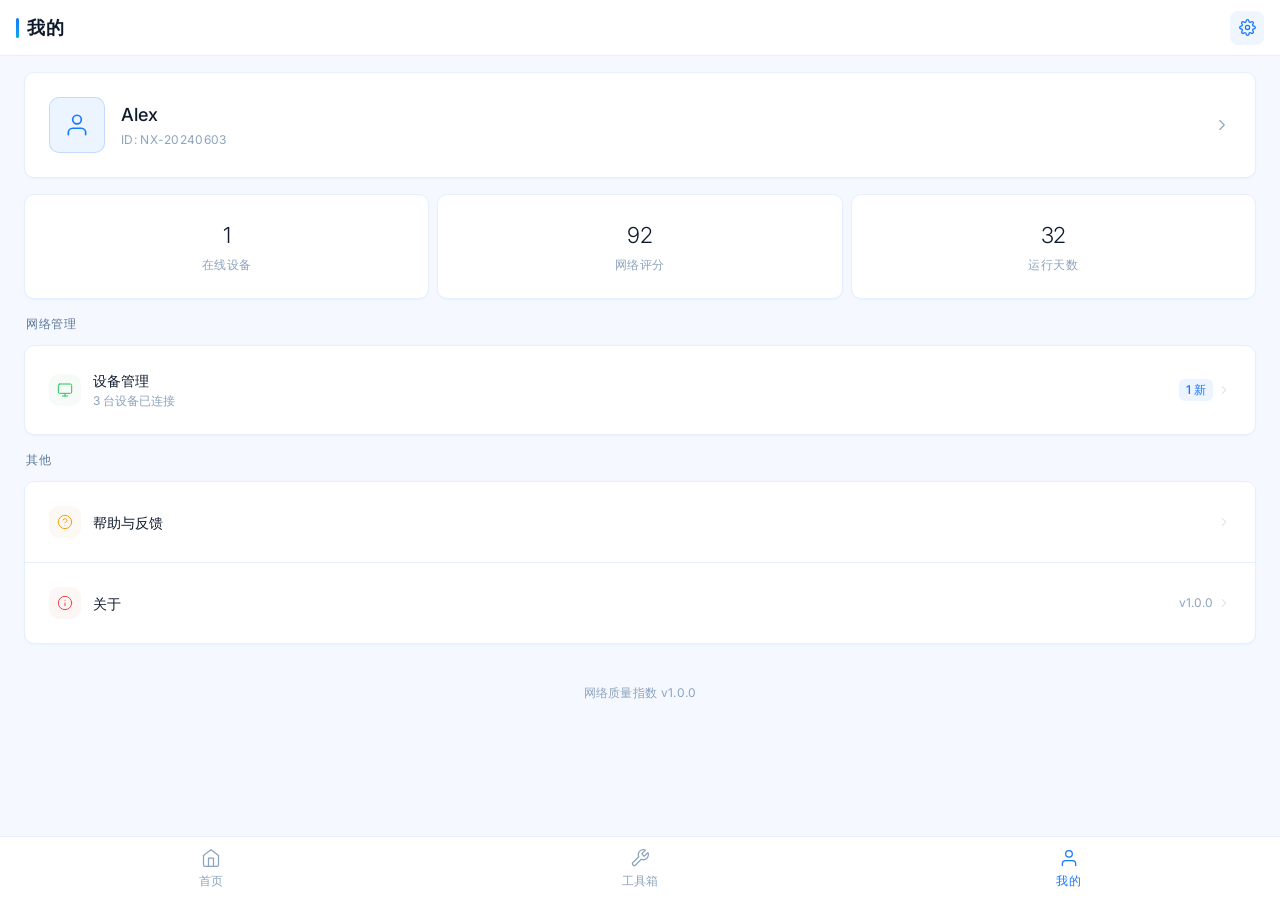
<file: profile.html>
<!DOCTYPE html>
<html lang="zh-CN">
<head>
<meta charset="UTF-8">
<meta name="viewport" content="width=device-width, initial-scale=1.0, user-scalable=no, viewport-fit=cover">
<title>我的 - 网络质量指数</title>
<style>
  @import url('https://fonts.googleapis.com/css2?family=Inter:wght@300;400;500;600&display=swap');
  @import url('shadcn-tokens.css');

  :root {
    --accent-cyan: var(--brand);
    --accent-blue: #0EA5E9;
    --accent-green: var(--success);
    --accent-orange: var(--warning);
    --accent-red: var(--danger);
  }

  body {
    min-height: 100vh;
    padding-bottom: 80px;
  }

  .icon-svg { display:block; }

  /* 顶部导航 */
  /* 主内容区 */
  .main-content {
    position: relative;
    z-index: 1;
    padding: calc(var(--nav-height) + var(--space-4)) var(--space-6) var(--space-6);
  }

  /* 用户卡片 */
  .user-card {
    background: var(--card);
    border: var(--border);
    border-radius: var(--radius);
    box-shadow: var(--shadow);
    padding: var(--card-padding);
    margin-bottom: var(--card-gap);
    display: flex;
    align-items: center;
    gap: var(--space-4);
    transition: box-shadow 0.2s ease;
  }

  .user-card:hover { box-shadow: var(--shadow-hover); }

  .user-avatar {
    width: 56px; height: 56px;
    border-radius: var(--radius);
    background: var(--brand-muted);
    border: 1px solid var(--brand-border);
    display: flex;
    align-items: center;
    justify-content: center;
    flex-shrink: 0;
  }

  .user-avatar svg {
    width: 26px; height: 26px;
    color: var(--brand);
  }

  .user-info {
    flex: 1;
    min-width: 0;
  }

  .user-name {
    font-size: var(--text-lg);
    font-weight: 500;
    color: var(--text-primary);
    margin-bottom: 3px;
  }

  .user-id {
    font-size: var(--text-xs);
    font-weight: 400;
    color: var(--text-tertiary);
    letter-spacing: 0.3px;
  }

  .user-arrow {
    width: 18px; height: 18px;
    color: var(--text-tertiary);
    flex-shrink: 0;
  }

  /* 网络统计 */
  .stats-row {
    display: flex;
    gap: var(--space-2);
    margin-bottom: var(--card-gap);
  }

  .stat-card {
    flex: 1;
    background: var(--card);
    border: var(--border);
    border-radius: var(--radius);
    box-shadow: var(--shadow);
    padding: var(--card-padding) var(--space-3);
    text-align: center;
  }

  .stat-card .stat-number {
    font-size: 22px;
    font-weight: 300;
    color: var(--text-primary);
    letter-spacing: -0.5px;
    margin-bottom: var(--space-1);
  }

  .stat-card .stat-label {
    font-size: var(--text-xs);
    font-weight: 400;
    color: var(--text-tertiary);
    letter-spacing: 0.5px;
  }

  /* 列表分组 */
  .menu-section {
    margin-bottom: var(--card-gap);
  }

  .section-header {
    display: flex;
    align-items: center;
    justify-content: space-between;
    margin-bottom: var(--space-3);
    padding: 0 2px;
  }

  .section-title {
    font-size: var(--text-xs);
    font-weight: 500;
    color: var(--text-secondary);
    letter-spacing: 0.5px;
  }

  .menu-list {
    background: var(--card);
    border: var(--border);
    border-radius: var(--radius);
    box-shadow: var(--shadow);
    overflow: hidden;
  }

  .menu-item {
    display: flex;
    align-items: center;
    gap: var(--space-3);
    padding: var(--card-padding) var(--card-padding);
    cursor: pointer;
    transition: background 0.2s ease;
    position: relative;
  }

  .menu-item:active {
    background: var(--bg-subtle);
  }

  .menu-item + .menu-item {
    border-top: var(--border);
  }

  .menu-item .item-icon {
    width: 32px; height: 32px;
    border-radius: var(--radius);
    display: flex;
    align-items: center;
    justify-content: center;
    flex-shrink: 0;
  }

  .menu-item .item-icon svg {
    width: var(--icon-sm); height: var(--icon-sm);
  }

  .menu-item .item-content {
    flex: 1;
    min-width: 0;
  }

  .menu-item .item-title {
    font-size: var(--text-sm);
    font-weight: 400;
    color: var(--text-primary);
  }

  .menu-item .item-subtitle {
    font-size: var(--text-xs);
    font-weight: 400;
    color: var(--text-tertiary);
    margin-top: 1px;
  }

  .menu-item .item-right {
    display: flex;
    align-items: center;
    gap: var(--space-1);
    flex-shrink: 0;
  }

  .menu-item .item-value {
    font-size: var(--text-xs);
    font-weight: 400;
    color: var(--text-tertiary);
  }

  .menu-item .item-arrow {
    width: 14px; height: 14px;
    color: var(--text-tertiary);
    opacity: 0.5;
  }

  .menu-item .item-badge {
    font-size: var(--text-xs);
    font-weight: 500;
    padding: 2px 7px;
    border-radius: var(--radius-sm);
    background: var(--brand-muted);
    color: var(--brand);
  }

  /* 开关 */
  .toggle-switch {
    width: 44px; height: 26px;
    border-radius: var(--radius-full);
    background: var(--bg-muted);
    position: relative;
    cursor: pointer;
    transition: background 0.2s ease;
    flex-shrink: 0;
  }

  .toggle-switch.on {
    background: var(--brand);
  }

  .toggle-switch::after {
    content: '';
    position: absolute;
    top: 3px; left: 3px;
    width: 20px; height: 20px;
    border-radius: var(--radius-full);
    background: white;
    box-shadow: var(--shadow);
    transition: transform 0.2s ease;
  }

  .toggle-switch.on::after {
    transform: translateX(18px);
  }

  /* 图标背景色 */
  .icon-bg-cyan { background: var(--brand-muted); }
  .icon-bg-cyan svg { color: var(--brand); }

  .icon-bg-blue { background: rgba(126,184,216,0.08); }
  .icon-bg-blue svg { color: var(--accent-blue); }

  .icon-bg-green { background: rgba(140,197,160,0.08); }
  .icon-bg-green svg { color: var(--accent-green); }

  .icon-bg-orange { background: rgba(212,165,116,0.08); }
  .icon-bg-orange svg { color: var(--accent-orange); }

  .icon-bg-red { background: rgba(212,136,122,0.08); }
  .icon-bg-red svg { color: var(--accent-red); }

  /* 版本信息 */
  .version-info {
    text-align: center;
    padding: var(--space-6) 0 var(--space-2);
  }

  .version-text {
    font-size: var(--text-xs);
    font-weight: 400;
    color: var(--text-tertiary);
    letter-spacing: 0.3px;
  }

  /* 底部导航栏 */
  .tab-bar {
    position: fixed;
    bottom: 0;
    left: 0; right: 0;
    z-index: 60;
    display: flex;
    align-items: center;
    justify-content: space-around;
    height: var(--tab-height);
    padding-bottom: env(safe-area-inset-bottom, 0px);
    background: var(--overlay);
    backdrop-filter: blur(var(--overlay-blur));
    -webkit-backdrop-filter: blur(var(--overlay-blur));
    border-top: var(--border);
  }

  .tab-item {
    display: flex;
    flex-direction: column;
    align-items: center;
    gap: 4px;
    padding: var(--space-1) var(--space-6);
    cursor: pointer;
    transition: all 0.2s ease;
    text-decoration: none;
    -webkit-tap-highlight-color: transparent;
  }

  .tab-item:active { transform: scale(0.9); }

  .tab-item .tab-icon {
    width: var(--icon-md); height: var(--icon-md);
    color: var(--text-tertiary);
    transition: color 0.2s ease;
  }

  .tab-item .tab-label {
    font-size: var(--text-xs);
    font-weight: 400;
    color: var(--text-tertiary);
    letter-spacing: 0.3px;
    transition: color 0.2s ease;
  }

  .tab-item.active .tab-icon { color: var(--brand); }
  .tab-item.active .tab-label { color: var(--brand); font-weight: 500; }
</style>
</head>
<body>

<!-- 顶部导航 -->
<div class="top-nav">
  <div class="brand-bar"></div>
  <span class="brand-name">我的</span>
  <div style="flex:1"></div>
  <button class="nav-btn" onclick="location.href='#'">
    <svg viewBox="0 0 24 24" fill="none" stroke="currentColor" stroke-width="1.8" stroke-linecap="round" stroke-linejoin="round">
      <circle cx="12" cy="12" r="3"/><path d="M19.4 15a1.65 1.65 0 00.33 1.82l.06.06a2 2 0 010 2.83 2 2 0 01-2.83 0l-.06-.06a1.65 1.65 0 00-1.82-.33 1.65 1.65 0 00-1 1.51V21a2 2 0 01-2 2 2 2 0 01-2-2v-.09A1.65 1.65 0 009 19.4a1.65 1.65 0 00-1.82.33l-.06.06a2 2 0 01-2.83 0 2 2 0 010-2.83l.06-.06A1.65 1.65 0 004.68 15a1.65 1.65 0 00-1.51-1H3a2 2 0 01-2-2 2 2 0 012-2h.09A1.65 1.65 0 004.6 9a1.65 1.65 0 00-.33-1.82l-.06-.06a2 2 0 010-2.83 2 2 0 012.83 0l.06.06A1.65 1.65 0 009 4.68a1.65 1.65 0 001-1.51V3a2 2 0 012-2 2 2 0 012 2v.09a1.65 1.65 0 001 1.51 1.65 1.65 0 001.82-.33l.06-.06a2 2 0 012.83 0 2 2 0 010 2.83l-.06.06A1.65 1.65 0 0019.4 9a1.65 1.65 0 001.51 1H21a2 2 0 012 2 2 2 0 01-2 2h-.09a1.65 1.65 0 00-1.51 1z"/>
    </svg>
  </button>
</div>

<!-- 主内容 -->
<div class="main-content">

  <!-- 用户卡片 -->
  <div class="user-card">
    <div class="user-avatar">
      <svg class="icon-svg" viewBox="0 0 24 24" fill="none" stroke="currentColor" stroke-width="1.5" stroke-linecap="round" stroke-linejoin="round">
        <path d="M20 21v-2a4 4 0 00-4-4H8a4 4 0 00-4 4v2"/><circle cx="12" cy="7" r="4"/>
      </svg>
    </div>
    <div class="user-info">
      <div class="user-name">Alex</div>
      <div class="user-id">ID: NX-20240603</div>
    </div>
    <svg class="user-arrow icon-svg" viewBox="0 0 24 24" fill="none" stroke="currentColor" stroke-width="1.5" stroke-linecap="round" stroke-linejoin="round">
      <polyline points="9 18 15 12 9 6"/>
    </svg>
  </div>

  <!-- 网络统计 -->
  <div class="stats-row">
    <div class="stat-card">
      <div class="stat-number">1</div>
      <div class="stat-label">在线设备</div>
    </div>
    <div class="stat-card">
      <div class="stat-number">92</div>
      <div class="stat-label">网络评分</div>
    </div>
    <div class="stat-card">
      <div class="stat-number">32</div>
      <div class="stat-label">运行天数</div>
    </div>
  </div>

  <!-- 网络管理 -->
  <div class="menu-section">
    <div class="section-header">
      <span class="section-title">网络管理</span>
    </div>
    <div class="menu-list">
      <div class="menu-item">
        <div class="item-icon icon-bg-green">
          <svg viewBox="0 0 24 24" fill="none" stroke="currentColor" stroke-width="1.5" stroke-linecap="round" stroke-linejoin="round">
            <rect x="2" y="3" width="20" height="14" rx="2"/><line x1="8" y1="21" x2="16" y2="21"/><line x1="12" y1="17" x2="12" y2="21"/>
          </svg>
        </div>
        <div class="item-content">
          <div class="item-title">设备管理</div>
          <div class="item-subtitle">3 台设备已连接</div>
        </div>
        <div class="item-right">
          <span class="item-badge">1 新</span>
          <svg class="item-arrow icon-svg" viewBox="0 0 24 24" fill="none" stroke="currentColor" stroke-width="1.5" stroke-linecap="round" stroke-linejoin="round"><polyline points="9 18 15 12 9 6"/></svg>
        </div>
      </div>
    </div>
  </div>

  <!-- 其他 -->
  <div class="menu-section">
    <div class="section-header">
      <span class="section-title">其他</span>
    </div>
    <div class="menu-list">
      <div class="menu-item">
        <div class="item-icon icon-bg-orange">
          <svg viewBox="0 0 24 24" fill="none" stroke="currentColor" stroke-width="1.5" stroke-linecap="round" stroke-linejoin="round">
            <circle cx="12" cy="12" r="10"/><path d="M9.09 9a3 3 0 015.83 1c0 2-3 3-3 3"/><line x1="12" y1="17" x2="12.01" y2="17"/>
          </svg>
        </div>
        <div class="item-content">
          <div class="item-title">帮助与反馈</div>
        </div>
        <div class="item-right">
          <svg class="item-arrow icon-svg" viewBox="0 0 24 24" fill="none" stroke="currentColor" stroke-width="1.5" stroke-linecap="round" stroke-linejoin="round"><polyline points="9 18 15 12 9 6"/></svg>
        </div>
      </div>
      <div class="menu-item">
        <div class="item-icon icon-bg-red">
          <svg viewBox="0 0 24 24" fill="none" stroke="currentColor" stroke-width="1.5" stroke-linecap="round" stroke-linejoin="round">
            <circle cx="12" cy="12" r="10"/><line x1="12" y1="16" x2="12" y2="12"/><line x1="12" y1="8" x2="12.01" y2="8"/>
          </svg>
        </div>
        <div class="item-content">
          <div class="item-title">关于</div>
        </div>
        <div class="item-right">
          <span class="item-value">v1.0.0</span>
          <svg class="item-arrow icon-svg" viewBox="0 0 24 24" fill="none" stroke="currentColor" stroke-width="1.5" stroke-linecap="round" stroke-linejoin="round"><polyline points="9 18 15 12 9 6"/></svg>
        </div>
      </div>
    </div>
  </div>

  <!-- 版本 -->
  <div class="version-info">
    <div class="version-text">网络质量指数 v1.0.0</div>
  </div>

</div>

<!-- 底部导航栏 -->
<div class="tab-bar">
  <a class="tab-item" href="index.html">
    <svg class="tab-icon icon-svg" viewBox="0 0 24 24" fill="none" stroke="currentColor" stroke-width="1.5" stroke-linecap="round" stroke-linejoin="round">
      <path d="M3 9l9-7 9 7v11a2 2 0 01-2 2H5a2 2 0 01-2-2z"/><polyline points="9 22 9 12 15 12 15 22"/>
    </svg>
    <span class="tab-label">首页</span>
  </a>
  <a class="tab-item" href="toolbox.html">
    <svg class="tab-icon icon-svg" viewBox="0 0 24 24" fill="none" stroke="currentColor" stroke-width="1.5" stroke-linecap="round" stroke-linejoin="round">
      <path d="M14.7 6.3a1 1 0 000 1.4l1.6 1.6a1 1 0 001.4 0l3.77-3.77a6 6 0 01-7.94 7.94l-6.91 6.91a2.12 2.12 0 01-3-3l6.91-6.91a6 6 0 017.94-7.94l-3.76 3.76z"/>
    </svg>
    <span class="tab-label">工具箱</span>
  </a>
  <a class="tab-item active" href="profile.html">
    <svg class="tab-icon icon-svg" viewBox="0 0 24 24" fill="none" stroke="currentColor" stroke-width="1.5" stroke-linecap="round" stroke-linejoin="round">
      <path d="M20 21v-2a4 4 0 00-4-4H8a4 4 0 00-4 4v2"/><circle cx="12" cy="7" r="4"/>
    </svg>
    <span class="tab-label">我的</span>
  </a>
</div>

</body>
</html>
</file>
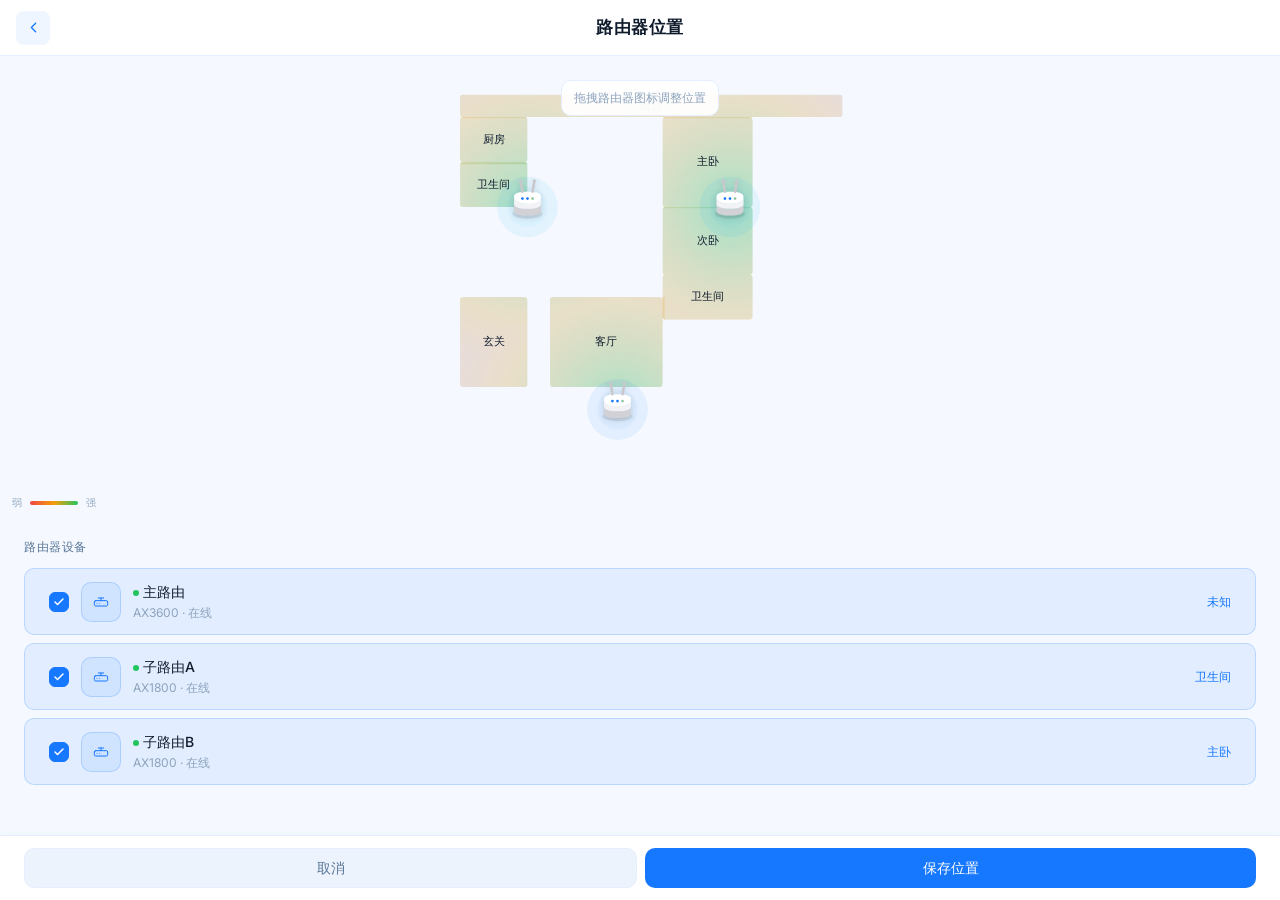
<file: router-position.html>
<!DOCTYPE html>
<html lang="zh-CN">
<head>
<meta charset="UTF-8">
<meta name="viewport" content="width=device-width, initial-scale=1.0, user-scalable=no, viewport-fit=cover">
<title>路由器位置 - 网络质量指数</title>
<style>
  @import url('https://fonts.googleapis.com/css2?family=Inter:wght@300;400;500;600&display=swap');
  @import url('shadcn-tokens.css');

  :root {
    --accent-cyan: var(--brand);
    --accent-blue: #0EA5E9;
    --accent-green: var(--success);
    --accent-orange: var(--warning);
    --accent-red: var(--danger);
    --glow-cyan: rgba(22,119,255,0.2);
  }

  * { box-sizing: border-box; }

  body {
    height: 100vh;
    height: 100dvh;
    overflow: hidden;
    margin: 0;
  }

  .icon-svg { display:block; }

  /* 顶部导航 */

  /* 主内容 - flex布局，户型图固定上半屏，下半屏可滚动 */
  .main-content {
    position: relative;
    z-index: 1;
    padding-top: calc(var(--nav-height) + var(--space-4));
    height: 100vh;
    display: flex;
    flex-direction: column;
  }

  /* 户型图区域 - 上半屏50%，固定不滚动 */
  .floorplan-canvas {
    position: relative;
    width: 100%;
    height: 50vh;
    flex-shrink: 0;
    background: transparent;
    overflow: hidden;
    touch-action: none;
  }

  .floorplan-canvas svg {
    width: 100%;
    height: 100%;
    display: block;
    user-select: none;
    -webkit-user-select: none;
  }

  .floorplan-canvas svg text {
    user-select: none;
    -webkit-user-select: none;
  }

  .wall-line {
    stroke: var(--floorplan-line);
    stroke-width: 1.5;
    fill: none;
    filter: url(#wallGlow);
  }

  .wall-outer {
    stroke: rgba(160,158,154,0.35);
    stroke-width: 2;
    fill: none;
    filter: url(#wallGlow);
  }

  .door-arc {
    stroke: rgba(160,158,154,0.2);
    stroke-width: 1;
    fill: none;
    stroke-dasharray: 3 3;
  }

  .window-line {
    stroke: rgba(22,119,255,0.2);
    stroke-width: 2;
    fill: none;
    stroke-dasharray: 6 4;
  }

  .room-label {
    font-family: 'Inter', sans-serif;
    font-size: 10px;
    font-weight: 400;
    fill: rgba(142,142,147,0.4);
    text-anchor: middle;
    letter-spacing: 1px;
  }

  .room-area {
    font-family: 'Inter', sans-serif;
    font-size: 8px;
    font-weight: 400;
    fill: rgba(142,142,147,0.25);
    text-anchor: middle;
  }

  /* 拖拽提示 */
  .drag-hint {
    position: absolute;
    top: var(--space-2);
    left: 50%;
    transform: translateX(-50%);
    padding: var(--space-2) var(--space-3);
    background: var(--overlay);
    backdrop-filter: blur(var(--overlay-blur));
    -webkit-backdrop-filter: blur(var(--overlay-blur));
    border: var(--border);
    border-radius: var(--radius);
    font-size: var(--text-xs);
    color: var(--text-tertiary);
    z-index: 60;
    opacity: 1;
    transition: opacity 0.3s ease;
    pointer-events: none;
  }

  .drag-hint.hidden { opacity: 0; }

  /* 信号图例 - 户型图左下角 */
  .signal-legend {
    position: absolute;
    bottom: var(--space-3);
    left: var(--space-3);
    z-index: 10;
    display: flex;
    align-items: center;
    gap: var(--space-2);
    font-size: 10px;
    color: var(--text-tertiary);
  }

  .legend-bar {
    width: 48px;
    height: 4px;
    border-radius: var(--radius-full);
    background: linear-gradient(90deg, var(--heatmap-weak), var(--heatmap-medium), var(--heatmap-strong));
  }

  .legend-label {
    display: flex;
    align-items: center;
    gap: 3px;
  }

  /* 路由器可拖拽 */
  .router-draggable {
    cursor: grab;
    touch-action: none;
  }

  .router-draggable .router-scale {
    transition: transform 0.35s cubic-bezier(0.34,1.56,0.64,1);
    transform: scale(1);
    transform-box: fill-box;
    transform-origin: center;
  }

  .router-draggable.pressing .router-scale {
    transform: scale(1.25);
  }

  .router-draggable.dragging .router-scale {
    transform: scale(1.15);
    transition: transform 0.2s cubic-bezier(0.34,1.56,0.64,1);
  }

  .router-draggable.dragging {
    filter: drop-shadow(0 2px 8px rgba(0,0,0,0.25));
  }

  .router-pulse {
    animation: pulse 2.5s ease-in-out infinite;
  }

  @keyframes pulse {
    0%, 100% { opacity: 0.15; }
    50% { opacity: 0.05; }
  }

  .router-ring-anim {
    animation: ringPulse 2.5s ease-in-out infinite 0.3s;
  }

  @keyframes ringPulse {
    0%, 100% { opacity: 0.1; }
    50% { opacity: 0.03; }
  }

  /* 信号覆盖热力图 */
  .coverage-heatmap {
    opacity: 0.5;
    pointer-events: none;
  }

  /* 下半屏可滚动区域 */
  .bottom-scroll {
    flex: 1;
    overflow-y: auto;
    -webkit-overflow-scrolling: touch;
    padding-bottom: 80px;
  }

  .section-title {
    font-size: var(--text-xs);
    font-weight: 500;
    color: var(--text-secondary);
    letter-spacing: 0.5px;
    margin: var(--space-4) 0 var(--space-3);
    padding: 0 var(--space-6);
  }

  /* 路由器列表 */
  .router-list {
    display: flex;
    flex-direction: column;
    gap: var(--space-2);
    padding: 0 var(--space-6);
  }

  .router-item {
    display: flex;
    align-items: center;
    gap: var(--space-3);
    padding: var(--space-3) var(--card-padding);
    background: var(--bg-subtle);
    border: 1.5px solid transparent;
    border-radius: var(--radius);
    transition: all 0.2s ease;
    cursor: pointer;
    user-select: none;
    -webkit-user-select: none;
  }

  .router-item:active { transform: scale(0.98); }

  .router-item.checked {
    border-color: var(--brand-border);
    background: var(--brand-muted);
  }

  .router-item.unchecked {
    opacity: 0.5;
  }

  /* 勾选框 */
  .router-checkbox {
    width: var(--icon-md);
    height: var(--icon-md);
    border-radius: var(--radius-sm);
    border: 1.5px solid var(--text-muted);
    display: flex;
    align-items: center;
    justify-content: center;
    flex-shrink: 0;
    transition: all 0.2s ease;
  }

  .router-item.checked .router-checkbox {
    background: var(--brand);
    border-color: var(--brand);
  }

  .router-checkbox svg {
    width: 12px;
    height: 12px;
    color: white;
    opacity: 0;
    transition: opacity 0.2s ease;
  }

  .router-item.checked .router-checkbox svg {
    opacity: 1;
  }

  .router-item .router-icon {
    width: var(--btn-height);
    height: var(--btn-height);
    border-radius: var(--radius);
    background: var(--brand-muted);
    border: 1px solid var(--brand-border);
    display: flex;
    align-items: center;
    justify-content: center;
    flex-shrink: 0;
  }

  .router-item .router-icon svg { width: var(--icon-sm); height: var(--icon-sm); color: var(--brand); }
  .router-item .router-info { flex: 1; min-width: 0; }
  .router-item .router-name { font-size: var(--text-sm); font-weight: 500; color: var(--text-primary); margin-bottom: 2px; }
  .router-item .router-model { font-size: var(--text-xs); font-weight: 400; color: var(--text-tertiary); }

  .router-item .router-pos {
    font-size: var(--text-xs);
    color: var(--brand);
    font-variant-numeric: tabular-nums;
    flex-shrink: 0;
  }

  .status-dot {
    display: inline-block;
    width: 6px; height: 6px;
    border-radius: 50%;
    margin-right: 4px;
    vertical-align: middle;
  }

  .status-dot.online { background: var(--accent-green); }
  .status-dot.offline { background: var(--text-tertiary); }

  /* 底部固定操作 - 与户型图设计页面一致 */
  .bottom-actions {
    position: fixed;
    bottom: 0;
    left: 0; right: 0;
    padding: var(--space-3) var(--space-6) calc(env(safe-area-inset-bottom, 20px) + var(--space-3));
    background: var(--card);
    border-top: var(--border);
    box-shadow: var(--shadow-hover);
    z-index: 100;
    display: flex;
    gap: var(--space-2);
  }

  .bottom-btn {
    flex: 1;
    height: var(--btn-height);
    border-radius: var(--radius);
    font-family: inherit;
    font-size: var(--text-sm);
    font-weight: 500;
    cursor: pointer;
    transition: all 0.2s ease;
    text-align: center;
    border: none;
  }

  .bottom-btn:active { transform: scale(0.97); }

  .bottom-btn.primary {
    background: var(--brand);
    color: var(--brand-foreground);
  }

  .bottom-btn.secondary {
    background: var(--bg-subtle);
    border: var(--border);
    color: var(--text-secondary);
  }

  /* Toast */
  .toast {
    position: fixed;
    top: 50%;
    left: 50%;
    transform: translate(-50%, -50%) scale(0.9);
    padding: var(--space-3) var(--space-6);
    background: var(--text-primary);
    border-radius: var(--radius);
    font-size: var(--text-sm);
    font-weight: 400;
    color: var(--bg);
    z-index: 200;
    opacity: 0;
    transition: all 0.2s ease;
    pointer-events: none;
  }

  .toast.show {
    opacity: 1;
    transform: translate(-50%, -50%) scale(1);
  }
</style>
</head>
<body>

<!-- 顶部导航 -->
<div class="top-nav">
  <div class="back-btn" onclick="history.back()">
    <svg viewBox="0 0 24 24" fill="none" stroke="currentColor" stroke-width="1.8" stroke-linecap="round" stroke-linejoin="round">
      <polyline points="15 18 9 12 15 6"/>
    </svg>
  </div>
  <span class="title">路由器位置</span>
  <div class="nav-spacer"></div>
</div>

<!-- 主内容 -->
<div class="main-content">

  <!-- 户型图区域 - 上半屏50%，固定不滚动 -->
  <div class="floorplan-canvas" id="floorplanCanvas">
    <svg id="floorplanSvg" viewBox="0 0 400 400" xmlns="http://www.w3.org/2000/svg">
      <defs>
        <filter id="wallGlow">
          <feGaussianBlur stdDeviation="1.5" result="blur"/>
          <feMerge><feMergeNode in="blur"/><feMergeNode in="SourceGraphic"/></feMerge>
        </filter>
        <radialGradient id="routerHeat1" cx="50%" cy="50%" r="50%">
          <stop offset="0%" stop-color="rgba(22,119,255,0.18)"/>
          <stop offset="70%" stop-color="rgba(22,119,255,0.06)"/>
          <stop offset="100%" stop-color="rgba(22,119,255,0)"/>
        </radialGradient>
        <radialGradient id="routerHeat2" cx="50%" cy="50%" r="50%">
          <stop offset="0%" stop-color="rgba(126,184,216,0.16)"/>
          <stop offset="70%" stop-color="rgba(126,184,216,0.05)"/>
          <stop offset="100%" stop-color="rgba(126,184,216,0)"/>
        </radialGradient>
        <radialGradient id="routerHeat3" cx="50%" cy="50%" r="50%">
          <stop offset="0%" stop-color="rgba(140,197,160,0.16)"/>
          <stop offset="70%" stop-color="rgba(140,197,160,0.05)"/>
          <stop offset="100%" stop-color="rgba(140,197,160,0)"/>
        </radialGradient>
        <filter id="routerShadow" x="-50%" y="-50%" width="200%" height="200%">
          <feDropShadow dx="0" dy="1" stdDeviation="2" flood-color="rgba(0,0,0,0.15)"/>
        </filter>
      </defs>

      <!-- 热力图层 -->
      <g id="heatmapLayer" clip-path="url(#roomsClip)"></g>

      <!-- 户型图内容 -->
      <g id="floorplanContent"></g>

      <!-- 路由器层 -->
      <g id="routerLayer"></g>
    </svg>

    <!-- 拖拽提示 -->
    <div class="drag-hint" id="dragHint">拖拽路由器图标调整位置</div>

    <!-- 信号图例 -->
    <div class="signal-legend">
      <span class="legend-label">弱</span>
      <div class="legend-bar"></div>
      <span class="legend-label">强</span>
    </div>
  </div>

  <!-- 下半屏可滚动区域 -->
  <div class="bottom-scroll">
    <div class="section-title">路由器设备</div>
    <div class="router-list" id="routerList"></div>
  </div>
</div>

<!-- 底部固定操作 -->
<div class="bottom-actions">
  <button class="bottom-btn secondary" onclick="history.back()">取消</button>
  <button class="bottom-btn primary" onclick="saveAllPositions()">保存位置</button>
</div>

<!-- Toast -->
<div class="toast" id="toast">位置已保存</div>

<script src="floorplan-config.js"></script>
<script>
const svg = document.getElementById('floorplanSvg');
const floorplanContent = document.getElementById('floorplanContent');
const heatmapLayer = document.getElementById('heatmapLayer');
const routerLayer = document.getElementById('routerLayer');
const routerListEl = document.getElementById('routerList');
const dragHint = document.getElementById('dragHint');

let svgPoint = svg.createSVGPoint();
let routerPositions = getRouterPositions();
let draggingIndex = -1;

// 路由器启用状态（勾选=启用显示在户型图上）
let routerEnabled = {};

// 初始化：默认所有在线路由器启用
function initRouterEnabled() {
  ROUTER_DEVICES.forEach((d, i) => {
    routerEnabled[i] = d.status === 'online';
  });
  // 从localStorage恢复
  const saved = localStorage.getItem('floorplan_router_enabled');
  if (saved) {
    try {
      const parsed = JSON.parse(saved);
      Object.assign(routerEnabled, parsed);
    } catch(e) {}
  }
}

function saveRouterEnabled() {
  localStorage.setItem('floorplan_router_enabled', JSON.stringify(routerEnabled));
}

// ============ 渲染户型图 ============
function renderFloorplan() {
  const layout = getFloorplanLayout();
  floorplanContent.innerHTML = generateRouterSvg(layout);
}

// ============ 生成3D路由器SVG ============
function createRouterSvg(index) {
  const device = ROUTER_DEVICES[index];
  const isOnline = device.status === 'online';
  const opacity = isOnline ? 1 : 0.5;
  const s = 1.5;

  return `
    <circle class="router-ring-anim" cx="0" cy="0" r="${18*s}" fill="${device.color}" opacity="${opacity}"/>
    <circle class="router-pulse" cx="0" cy="0" r="${12*s}" fill="${device.color}" opacity="${opacity * 0.5}"/>
    <g filter="url(#routerShadow)" opacity="${opacity}" transform="scale(${s})">
      <ellipse cx="0" cy="4" rx="9" ry="3" fill="rgba(0,0,0,0.08)"/>
      <path d="M-8,-2 L-8,2 Q-8,5 0,5 Q8,5 8,2 L8,-2 Q8,1 0,1 Q-8,1 -8,-2Z" fill="#d1d1d6"/>
      <path d="M-8,-6 Q-8,-2 0,-2 Q8,-2 8,-6 L8,-2 Q8,1 0,1 Q-8,1 -8,-2Z" fill="#f2f2f7"/>
      <path d="M-8,-6 Q-8,-9 0,-9 Q8,-9 8,-6 Q8,-2 0,-2 Q-8,-2 -8,-6Z" fill="white"/>
      <line x1="-3" y1="-9" x2="-4" y2="-15" stroke="#c7c7cc" stroke-width="1.5" stroke-linecap="round"/>
      <circle cx="-4" cy="-15.5" r="1" fill="#c7c7cc"/>
      <line x1="3" y1="-9" x2="4" y2="-15" stroke="#c7c7cc" stroke-width="1.5" stroke-linecap="round"/>
      <circle cx="4" cy="-15.5" r="1" fill="#c7c7cc"/>
      <circle cx="-3" cy="-5" r="0.8" fill="${isOnline ? '#1677FF' : '#aeaeb2'}"/>
      <circle cx="0" cy="-5" r="0.8" fill="${isOnline ? '#1677FF' : '#aeaeb2'}"/>
      <circle cx="3" cy="-5" r="0.8" fill="${isOnline ? '#8cc5a0' : '#aeaeb2'}"/>
    </g>
  `;
}

// ============ 渲染路由器和热力图 ============
function renderRouters() {
  // 渲染热力图
  updateHeatmap();

  // 渲染路由器图标（仅启用的路由器）
  let routerSvg = '';
  routerPositions.forEach((rp, i) => {
    const device = ROUTER_DEVICES[i];
    if (!device || !routerEnabled[i]) return;
    routerSvg += `<g class="router-draggable" data-index="${i}" transform="translate(${rp.x}, ${rp.y})"><g class="router-scale">${createRouterSvg(i)}</g></g>`;
  });
  routerLayer.innerHTML = routerSvg;

  // 绑定拖拽事件
  bindDragEvents();

  // 更新列表中的位置信息
  updateRouterListPositions();
}

// ============ 更新热力图 ============
function updateHeatmap() {
  const layout = getFloorplanLayout();
  const enabledRouters = routerPositions.filter((rp, i) => routerEnabled[i]);
  const dataUrl = generateSignalHeatmapDataUrl(layout, enabledRouters);
  const img = heatmapLayer.querySelector('image');
  if (img) {
    img.setAttribute('href', dataUrl);
  } else {
    heatmapLayer.innerHTML = `<image href="${dataUrl}" x="0" y="0" width="400" height="400"/>`;
  }
}

// ============ 拖拽逻辑 ============
let _svgRect = null;
function updateSvgRect() {
  _svgRect = svg.getBoundingClientRect();
}

function getSVGCoords(clientX, clientY) {
  if (!_svgRect) updateSvgRect();
  const ctm = svg.getScreenCTM();
  if (!ctm) return { x: 0, y: 0 };
  const pt = svg.createSVGPoint();
  pt.x = clientX;
  pt.y = clientY;
  return pt.matrixTransform(ctm.inverse());
}

function clampToGrid(x, y) {
  const minX = GRID_OFFSET_X;
  const maxX = GRID_OFFSET_X + GRID_COLS * GRID_SIZE;
  const minY = GRID_OFFSET_Y;
  const maxY = GRID_OFFSET_Y + GRID_ROWS * GRID_SIZE;
  return {
    x: Math.max(minX, Math.min(maxX, x)),
    y: Math.max(minY, Math.min(maxY, y))
  };
}

let heatmapRafId = null;
let hasMoved = false;

function startDrag(index, element) {
  draggingIndex = index;
  hasMoved = false;
  updateSvgRect();
  element.classList.add('pressing');
  dragHint.classList.add('hidden');
}

function moveDrag(clientX, clientY) {
  if (draggingIndex < 0) return;
  const coords = getSVGCoords(clientX, clientY);
  const clamped = clampToGrid(coords.x, coords.y);

  if (!hasMoved) {
    hasMoved = true;
    const g = routerLayer.querySelector(`[data-index="${draggingIndex}"]`);
    if (g) {
      g.classList.remove('pressing');
      g.classList.add('dragging');
    }
  }

  // 直接更新DOM位置
  const g = routerLayer.querySelector(`[data-index="${draggingIndex}"]`);
  if (g) g.setAttribute('transform', `translate(${clamped.x}, ${clamped.y})`);

  // 实时更新路由器位置数据
  routerPositions[draggingIndex].x = clamped.x;
  routerPositions[draggingIndex].y = clamped.y;

  // requestAnimationFrame节流更新热力图
  if (!heatmapRafId) {
    heatmapRafId = requestAnimationFrame(() => {
      updateHeatmap();
      heatmapRafId = null;
    });
  }
}

function endDrag(clientX, clientY) {
  if (draggingIndex < 0) return;
  const g = routerLayer.querySelector(`[data-index="${draggingIndex}"]`);

  if (hasMoved && clientX !== undefined) {
    if (g) g.classList.remove('dragging');
    const coords = getSVGCoords(clientX, clientY);
    const clamped = clampToGrid(coords.x, coords.y);
    routerPositions[draggingIndex].x = clamped.x;
    routerPositions[draggingIndex].y = clamped.y;
  } else {
    if (g) g.classList.remove('pressing');
  }

  draggingIndex = -1;
  // 最终更新热力图和列表
  updateHeatmap();
  updateRouterListPositions();
}

// ---- Pointer 事件 ----
function onRouterPointerDown(e) {
  e.preventDefault();
  e.stopPropagation();
  const index = parseInt(e.currentTarget.dataset.index);
  startDrag(index, e.currentTarget);
  e.currentTarget.setPointerCapture(e.pointerId);
}

svg.addEventListener('pointermove', e => {
  if (draggingIndex < 0) return;
  e.preventDefault();
  moveDrag(e.clientX, e.clientY);
});

svg.addEventListener('pointerup', e => {
  if (draggingIndex < 0) return;
  endDrag(e.clientX, e.clientY);
});

svg.addEventListener('pointercancel', e => {
  if (draggingIndex < 0) return;
  endDrag();
});

// ---- Touch 事件（移动端兜底） ----
let touchDragIndex = -1;

function onRouterTouchStart(e) {
  if (e.touches.length !== 1) return;
  e.preventDefault();
  e.stopPropagation();
  const index = parseInt(e.currentTarget.dataset.index);
  touchDragIndex = index;
  startDrag(index, e.currentTarget);
}

function onRouterTouchMove(e) {
  if (touchDragIndex < 0 || e.touches.length !== 1) return;
  e.preventDefault();
  const touch = e.touches[0];
  moveDrag(touch.clientX, touch.clientY);
}

function onRouterTouchEnd(e) {
  if (touchDragIndex < 0) return;
  e.preventDefault();
  const touch = e.changedTouches[0];
  touchDragIndex = -1;
  endDrag(touch.clientX, touch.clientY);
}

// 绑定事件到路由器元素
function bindDragEvents() {
  routerLayer.querySelectorAll('.router-draggable').forEach(g => {
    g.addEventListener('pointerdown', onRouterPointerDown);
    g.addEventListener('touchstart', onRouterTouchStart, { passive: false });
  });
  svg.addEventListener('touchmove', onRouterTouchMove, { passive: false });
  svg.addEventListener('touchend', onRouterTouchEnd, { passive: false });
  svg.addEventListener('touchcancel', onRouterTouchEnd, { passive: false });
}

// 窗口resize时更新SVG坐标
window.addEventListener('resize', () => { _svgRect = null; });

// ============ 路由器列表 ============
function renderRouterList() {
  routerListEl.innerHTML = ROUTER_DEVICES.map((device, i) => {
    const isEnabled = routerEnabled[i];
    const isOnline = device.status === 'online';
    return `
      <div class="router-item${isEnabled ? ' checked' : ' unchecked'}" onclick="toggleRouter(${i})">
        <div class="router-checkbox">
          <svg viewBox="0 0 24 24" fill="none" stroke="currentColor" stroke-width="3" stroke-linecap="round" stroke-linejoin="round">
            <polyline points="20 6 9 17 4 12"/>
          </svg>
        </div>
        <div class="router-icon">
          <svg class="icon-svg" viewBox="0 0 24 24" fill="none" stroke="currentColor" stroke-width="1.5" stroke-linecap="round" stroke-linejoin="round">
            <rect x="2" y="10" width="20" height="8" rx="2"/><line x1="6" y1="14" x2="6" y2="14.01"/><line x1="10" y1="14" x2="10" y2="14.01"/><path d="M12 10V6"/><path d="M8 6h8"/>
          </svg>
        </div>
        <div class="router-info">
          <div class="router-name"><span class="status-dot ${isOnline ? 'online' : 'offline'}"></span>${device.name}</div>
          <div class="router-model">${device.model} · ${isOnline ? '在线' : '离线'}</div>
        </div>
        <span class="router-pos" id="routerPos${i}"></span>
      </div>
    `;
  }).join('');
  updateRouterListPositions();
}

function toggleRouter(index) {
  routerEnabled[index] = !routerEnabled[index];
  saveRouterEnabled();
  renderRouterList();
  renderRouters();
}

function updateRouterListPositions() {
  routerPositions.forEach((rp, i) => {
    const el = document.getElementById('routerPos' + i);
    if (el) {
      const room = getRoomAtPosition(rp.x, rp.y);
      el.textContent = routerEnabled[i] ? room : '';
    }
  });
}

function getRoomAtPosition(x, y) {
  const layout = getFloorplanLayout();
  const rooms = layout.rooms || [];
  for (const room of rooms) {
    const rx = GRID_OFFSET_X + room.x * GRID_SIZE;
    const ry = GRID_OFFSET_Y + room.y * GRID_SIZE;
    const rw = room.w * GRID_SIZE;
    const rh = room.h * GRID_SIZE;
    if (x >= rx && x <= rx + rw && y >= ry && y <= ry + rh) {
      const mod = getRoomModule(room.moduleId);
      return mod.name;
    }
  }
  return '未知';
}

// ============ 保存 ============
function saveAllPositions() {
  saveRouterPositions(routerPositions);
  saveRouterEnabled();
  const toast = document.getElementById('toast');
  toast.classList.add('show');
  setTimeout(() => toast.classList.remove('show'), 1500);
}

// ============ 初始化 ============
initRouterEnabled();
renderFloorplan();
renderRouters();
renderRouterList();

// 3秒后隐藏提示
setTimeout(() => dragHint.classList.add('hidden'), 3000);
</script>
</body>
</html>
</file>
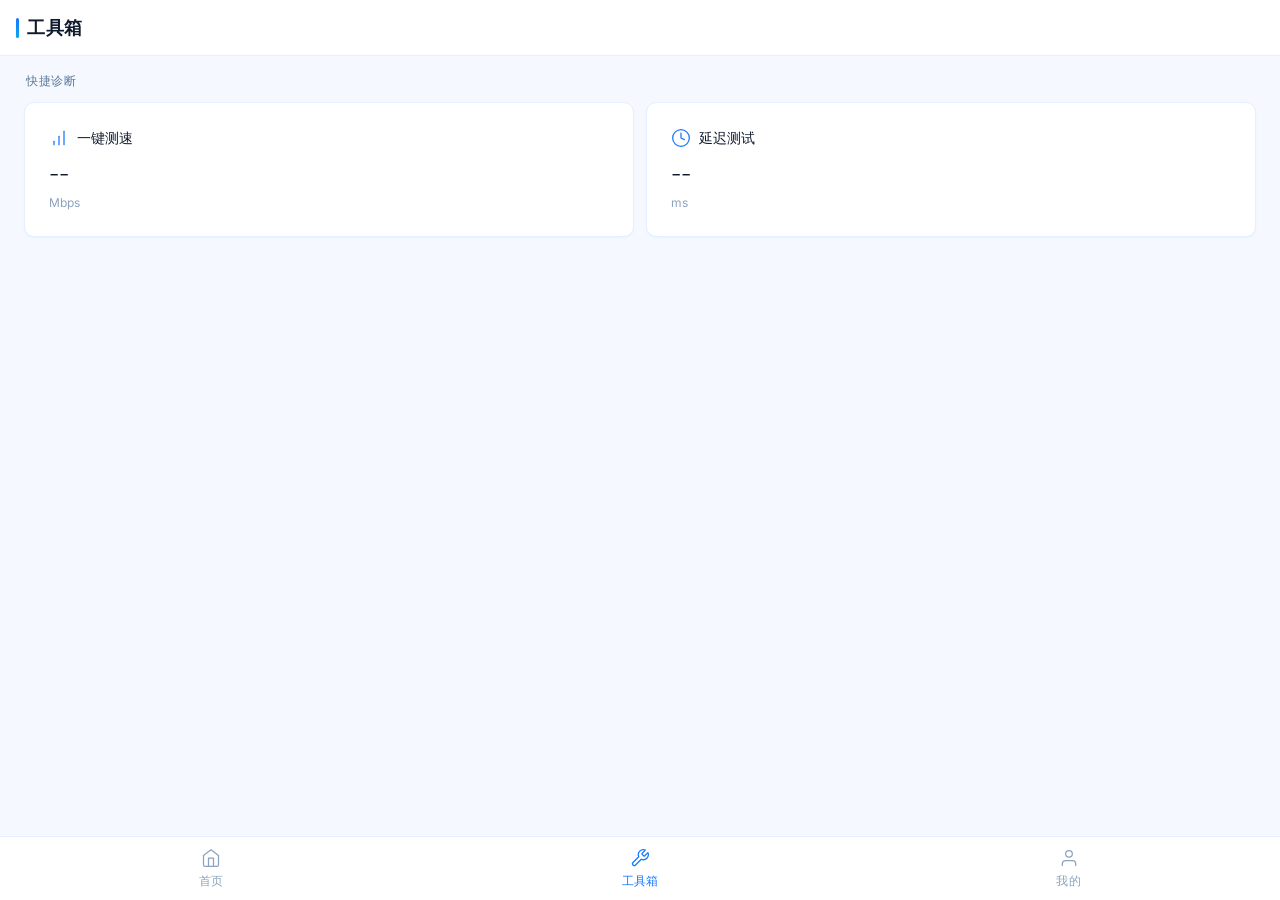
<file: toolbox.html>
<!DOCTYPE html>
<html lang="zh-CN">
<head>
<meta charset="UTF-8">
<meta name="viewport" content="width=device-width, initial-scale=1.0, user-scalable=no, viewport-fit=cover">
<title>工具箱 - 网络质量指数</title>
<style>
  @import url('https://fonts.googleapis.com/css2?family=Inter:wght@300;400;500;600&display=swap');
  @import url('shadcn-tokens.css');

  :root {
    --accent-cyan: var(--brand);
    --accent-blue: #0EA5E9;
    --accent-green: var(--success);
    --accent-orange: var(--warning);
    --accent-red: var(--danger);
  }

  body {
    min-height: 100vh;
    padding-bottom: 80px;
  }

  .icon-svg { display:block; }

  /* 顶部导航 */
  /* 主内容区 */
  .main-content {
    position: relative;
    z-index: 1;
    padding: calc(var(--nav-height) + var(--space-4)) var(--space-6) var(--space-6);
  }

  /* 分类标题 */
  .section-header {
    display: flex;
    align-items: center;
    justify-content: space-between;
    margin-bottom: var(--space-3);
    padding: 0 2px;
  }

  .section-title {
    font-size: var(--text-xs);
    font-weight: 500;
    color: var(--text-secondary);
    letter-spacing: 0.5px;
  }

  .section-desc {
    font-size: var(--text-xs);
    font-weight: 400;
    color: var(--text-tertiary);
  }

  /* 工具网格 */
  .tools-section {
    margin-bottom: var(--space-6);
  }

  .tools-grid {
    display: grid;
    grid-template-columns: repeat(2, 1fr);
    gap: var(--space-3);
  }

  .tool-card {
    background: var(--card);
    border: var(--border);
    border-radius: var(--radius);
    box-shadow: var(--shadow);
    padding: var(--card-padding) var(--space-4);
    cursor: pointer;
    transition: all 0.2s ease;
    position: relative;
    overflow: hidden;
  }

  .tool-card:hover { box-shadow: var(--shadow-hover); }
  .tool-card:active { transform: scale(0.97); }

  .tool-card .tool-icon-wrap {
    width: 44px; height: 44px;
    border-radius: var(--radius);
    display: flex;
    align-items: center;
    justify-content: center;
    margin-bottom: var(--space-3);
    position: relative;
  }

  .tool-card .tool-icon {
    width: var(--icon-md); height: var(--icon-md);
    position: relative;
    z-index: 1;
  }

  .tool-card .tool-name {
    font-size: var(--text-sm);
    font-weight: 500;
    color: var(--text-primary);
    margin-bottom: var(--space-1);
  }

  .tool-card .tool-desc {
    font-size: var(--text-xs);
    font-weight: 400;
    color: var(--text-tertiary);
    line-height: 1.5;
  }

  .tool-card .tool-badge {
    position: absolute;
    top: var(--space-3); right: var(--space-3);
    font-size: var(--text-xs);
    font-weight: 500;
    padding: 2px var(--space-2);
    border-radius: var(--radius-sm);
    letter-spacing: 0.3px;
  }

  .badge-new {
    background: var(--brand-muted);
    color: var(--brand);
  }

  .badge-hot {
    background: rgba(212,165,116,0.12);
    color: var(--accent-orange);
  }

  /* 图标背景色 */
  .icon-bg-cyan { background: var(--brand-muted); }
  .icon-bg-cyan .tool-icon { color: var(--brand); }

  .icon-bg-blue { background: rgba(126,184,216,0.08); }
  .icon-bg-blue .tool-icon { color: var(--accent-blue); }

  .icon-bg-green { background: rgba(140,197,160,0.08); }
  .icon-bg-green .tool-icon { color: var(--accent-green); }

  .icon-bg-orange { background: rgba(212,165,116,0.08); }
  .icon-bg-orange .tool-icon { color: var(--accent-orange); }

  /* 快捷操作卡片 */
  .quick-actions {
    margin-bottom: var(--space-6);
  }

  .action-row {
    display: flex;
    gap: var(--space-3);
  }

  .action-card {
    flex: 1;
    background: var(--card);
    border: var(--border);
    border-radius: var(--radius);
    box-shadow: var(--shadow);
    padding: var(--card-padding);
    cursor: pointer;
    transition: all 0.2s ease;
  }

  .action-card:hover { box-shadow: var(--shadow-hover); }
  .action-card:active { transform: scale(0.97); }

  .action-card .action-top {
    display: flex;
    align-items: center;
    gap: var(--space-2);
    margin-bottom: var(--space-2);
  }

  .action-card .action-icon {
    width: var(--icon-md); height: var(--icon-md);
    color: var(--brand);
  }

  .action-card .action-title {
    font-size: var(--text-sm);
    font-weight: 500;
    color: var(--text-primary);
  }

  .action-card .action-value {
    font-size: 24px;
    font-weight: 300;
    color: var(--text-primary);
    letter-spacing: -0.5px;
    margin-bottom: 2px;
  }

  .action-card .action-unit {
    font-size: var(--text-xs);
    font-weight: 400;
    color: var(--text-tertiary);
  }

  /* 历史记录 */
  .history-section {
    margin-bottom: var(--space-6);
  }

  .history-list {
    display: flex;
    flex-direction: column;
    gap: var(--space-2);
  }

  .history-item {
    display: flex;
    align-items: center;
    gap: var(--space-3);
    background: var(--card);
    border: var(--border);
    border-radius: var(--radius);
    box-shadow: var(--shadow);
    padding: var(--space-3) var(--card-padding);
    cursor: pointer;
    transition: all 0.2s ease;
  }

  .history-item:hover { box-shadow: var(--shadow-hover); }
  .history-item:active { transform: scale(0.98); }

  .history-item .hist-icon {
    width: var(--btn-height); height: var(--btn-height);
    border-radius: var(--radius);
    display: flex;
    align-items: center;
    justify-content: center;
    flex-shrink: 0;
  }

  .history-item .hist-icon svg {
    width: var(--icon-sm); height: var(--icon-sm);
  }

  .history-item .hist-info {
    flex: 1;
    min-width: 0;
  }

  .history-item .hist-title {
    font-size: var(--text-sm);
    font-weight: 500;
    color: var(--text-primary);
    margin-bottom: 2px;
  }

  .history-item .hist-meta {
    font-size: var(--text-xs);
    font-weight: 400;
    color: var(--text-tertiary);
  }

  .history-item .hist-result {
    font-size: var(--text-sm);
    font-weight: 400;
    color: var(--brand);
    flex-shrink: 0;
  }

  /* 底部导航栏 */
  .tab-bar {
    position: fixed;
    bottom: 0;
    left: 0; right: 0;
    z-index: 60;
    display: flex;
    align-items: center;
    justify-content: space-around;
    height: var(--tab-height);
    padding-bottom: env(safe-area-inset-bottom, 0px);
    background: var(--overlay);
    backdrop-filter: blur(var(--overlay-blur));
    -webkit-backdrop-filter: blur(var(--overlay-blur));
    border-top: var(--border);
  }

  .tab-item {
    display: flex;
    flex-direction: column;
    align-items: center;
    gap: 4px;
    padding: var(--space-1) var(--space-6);
    cursor: pointer;
    transition: all 0.2s ease;
    text-decoration: none;
    -webkit-tap-highlight-color: transparent;
  }

  .tab-item:active { transform: scale(0.9); }

  .tab-item .tab-icon {
    width: var(--icon-md); height: var(--icon-md);
    color: var(--text-tertiary);
    transition: color 0.2s ease;
  }

  .tab-item .tab-label {
    font-size: var(--text-xs);
    font-weight: 400;
    color: var(--text-tertiary);
    letter-spacing: 0.3px;
    transition: color 0.2s ease;
  }

  .tab-item.active .tab-icon { color: var(--brand); }
  .tab-item.active .tab-label { color: var(--brand); font-weight: 500; }
</style>
</head>
<body>

<!-- 顶部导航 -->
<div class="top-nav">
  <div class="brand-bar"></div>
  <span class="brand-name">工具箱</span>
</div>

<!-- 主内容 -->
<div class="main-content">

  <!-- 快捷操作 -->
  <div class="quick-actions">
    <div class="section-header">
      <span class="section-title">快捷诊断</span>
    </div>
    <div class="action-row">
      <div class="action-card" onclick="runSpeedTest()">
        <div class="action-top">
          <svg class="action-icon icon-svg" viewBox="0 0 24 24" fill="none" stroke="currentColor" stroke-width="1.5" stroke-linecap="round" stroke-linejoin="round">
            <path d="M12 20V10"/><path d="M18 20V4"/><path d="M6 20v-4"/>
          </svg>
          <span class="action-title">一键测速</span>
        </div>
        <div class="action-value" id="speedValue">--</div>
        <div class="action-unit">Mbps</div>
      </div>
      <div class="action-card" onclick="runPingTest()">
        <div class="action-top">
          <svg class="action-icon icon-svg" viewBox="0 0 24 24" fill="none" stroke="currentColor" stroke-width="1.5" stroke-linecap="round" stroke-linejoin="round">
            <circle cx="12" cy="12" r="10"/><polyline points="12 6 12 12 16 14"/>
          </svg>
          <span class="action-title">延迟测试</span>
        </div>
        <div class="action-value" id="pingValue">--</div>
        <div class="action-unit">ms</div>
      </div>
    </div>
  </div>

</div>

<!-- 底部导航栏 -->
<div class="tab-bar">
  <a class="tab-item" href="index.html">
    <svg class="tab-icon icon-svg" viewBox="0 0 24 24" fill="none" stroke="currentColor" stroke-width="1.5" stroke-linecap="round" stroke-linejoin="round">
      <path d="M3 9l9-7 9 7v11a2 2 0 01-2 2H5a2 2 0 01-2-2z"/><polyline points="9 22 9 12 15 12 15 22"/>
    </svg>
    <span class="tab-label">首页</span>
  </a>
  <a class="tab-item active" href="toolbox.html">
    <svg class="tab-icon icon-svg" viewBox="0 0 24 24" fill="none" stroke="currentColor" stroke-width="1.5" stroke-linecap="round" stroke-linejoin="round">
      <path d="M14.7 6.3a1 1 0 000 1.4l1.6 1.6a1 1 0 001.4 0l3.77-3.77a6 6 0 01-7.94 7.94l-6.91 6.91a2.12 2.12 0 01-3-3l6.91-6.91a6 6 0 017.94-7.94l-3.76 3.76z"/>
    </svg>
    <span class="tab-label">工具箱</span>
  </a>
  <a class="tab-item" href="profile.html">
    <svg class="tab-icon icon-svg" viewBox="0 0 24 24" fill="none" stroke="currentColor" stroke-width="1.5" stroke-linecap="round" stroke-linejoin="round">
      <path d="M20 21v-2a4 4 0 00-4-4H8a4 4 0 00-4 4v2"/><circle cx="12" cy="7" r="4"/>
    </svg>
    <span class="tab-label">我的</span>
  </a>
</div>

<script>
// 模拟测速动画
function runSpeedTest() {
  const el = document.getElementById('speedValue');
  el.textContent = '...';
  let progress = 0;
  const target = 867;
  const interval = setInterval(() => {
    progress += Math.random() * 150;
    if (progress >= target) {
      progress = target;
      clearInterval(interval);
    }
    el.textContent = Math.round(progress);
  }, 80);
}

function runPingTest() {
  const el = document.getElementById('pingValue');
  el.textContent = '...';
  let progress = 0;
  const target = 3;
  const interval = setInterval(() => {
    progress += Math.random() * 1.2;
    if (progress >= target) {
      progress = target;
      clearInterval(interval);
    }
    el.textContent = Math.round(progress);
  }, 120);
}
</script>
</body>
</html>
</file>
